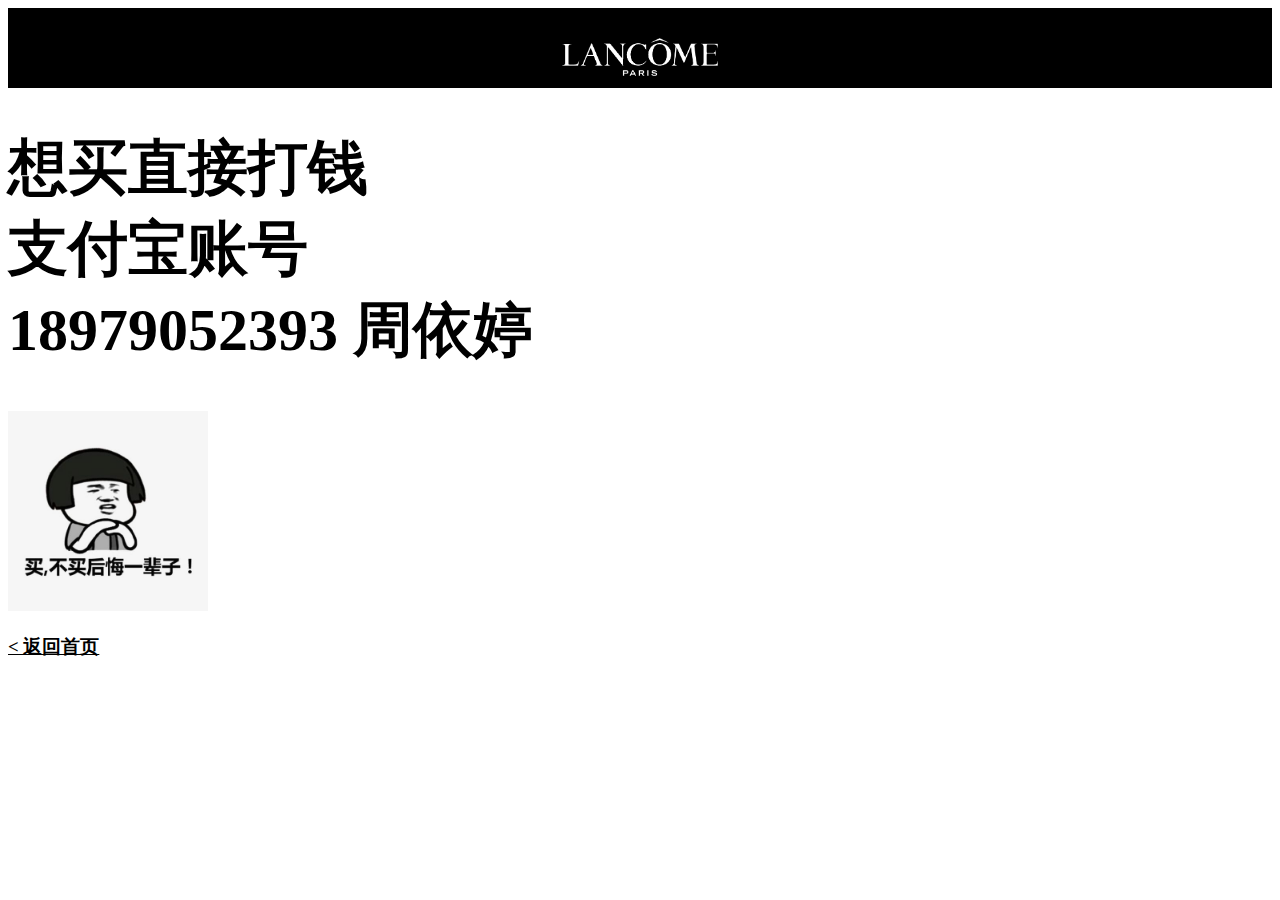
<file: know.html>
<!DOCTYPE html>
<html lang="en">
<head>
    <meta charset="UTF-8">
    <meta name="viewport" content="width=device-width, initial-scale=1.0">
    <meta http-equiv="X-UA-Compatible" content="ie=edge">
    <title>Document</title>
    <style>
        h1{
            font-size: 60px;
        }
        .navlogo{
        background: #000000;
        height: 80px;
        width: 100%;
        position: relative;
        z-index: 9;
        
        }
        .navlogo a{
            display:block;
            width: 156px;
            margin: 0 auto;
            padding-top: 30px;
            
        }
        .navlogo img{
            width: 100%;
        }
        h3 a{
            color: #000000;
    
        }
        h3 a:hover{
            color: #D51B51;
        }
        </style>
</head>
<body>

    <div class="navlogo">
        <a href="https://www.lancome.com.cn/" class="navlogoimg">
            <img src="img/logo@2x.png" alt="">
        </a>
    </div>
    <h1>
        想买直接打钱<br>
        支付宝账号<br>
        18979052393 周依婷
    </h1>
    <img src="img/u=1490494304,2228252317&fm=26&gp=0.jpg"  style="width: 200px;" alt="">
    <h3> <a href="http://10.36.135.88/test/Javascript/Lancome/x-index.html"> &lt; 返回首页  </a></h3>
</body>
</html>
</file>
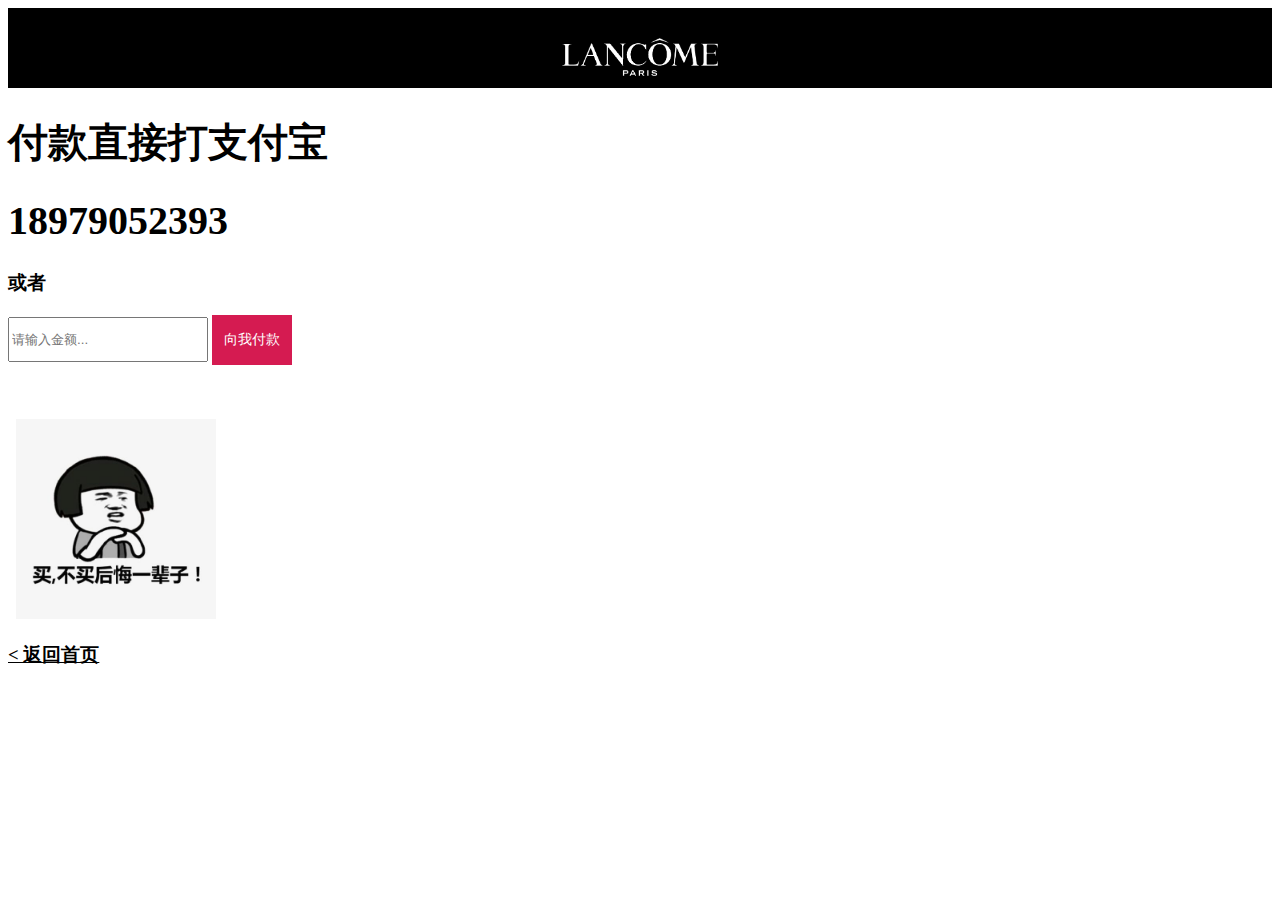
<file: pay.html>
<!DOCTYPE html>
<html lang="en">
<head>
    <meta charset="UTF-8">
    <meta name="viewport" content="width=device-width, initial-scale=1.0">
    <meta http-equiv="X-UA-Compatible" content="ie=edge">
    <title>购物车第一步（购物车）_兰蔻Lancome官网</title>
    <style>
    h1{
        font-size: 40px;
    }
    .navlogo{
    background: #000000;
    height: 80px;
    width: 100%;
    position: relative;
    z-index: 9;
    
    }
    .navlogo a{
        display:block;
        width: 156px;
        margin: 0 auto;
        padding-top: 30px;
        
    }
    .navlogo img{
        width: 100%;
    }
    h3 a{
        color: #000000;

    }
    h3 a:hover{
        color: #D51B51;
    }
    input:nth-of-type(3){
        width: 200px;
        height: 45px;
        box-sizing: border-box;

    }
    input:nth-of-type(4){
        width: 80px;
        height: 50px;
        background: #D51B51;
        color: #ffffff;
        font-size: 14px;
        border: none;
        box-sizing: border-box;
    }
    </style>
</head>
<body>
    <div class="navlogo">
        <a href="https://www.lancome.com.cn/" class="navlogoimg">
            <img src="img/logo@2x.png" alt="">
        </a>
    </div>
    <h1>付款直接打支付宝</h1>
    <h1>18979052393</h1>
    <h3>或者</h3>
    <form action="https://qr.alipay.com/fkx037122wo07bdb0sjkd37" method="post" target="_blank">
        <input name="optEmail" type="hidden"  value="18979052393">
        <input name="title" type="hidden" value="网站赞助">
        <input name="payAmount" type="text" value=""  placeholder="请输入金额..." >
        <input type="submit" value="向我付款" id="submit">
    </form>
    <br>
    <br>
    <br>
    <div id="zanzhu">
    <!-- <form class="form123" accept-charset="GBK" action="https://shenghuo.alipay.com/send/payment/fill.htm" method="POST" target="_blank"><input name="pay" src="http://www.stcash.com/wp-content/uploads/2015/08/2015061641852417.png
    " type="image" value="转账" />
        <input name="optEmail" type="hidden" value="zhuhaitao51@126.com" />
        <input name="payAmount" type="hidden" value="9.9" />
        <input id="title" name="title" type="hidden" value="" />
        <input name="memo" type="hidden" value="" />
    </form> -->
    <div class="wumii-hook"><input name="wurl" type="hidden" value="http://www.stcash.cn/" />
    <input name="wtitle" type="hidden" value="收入低怎么办？低收入者如何提高自己的收入" />
</div>
    &nbsp;
 
    <img src="img/u=1490494304,2228252317&fm=26&gp=0.jpg" style="width: 200px;">

    <h3> <a href="http://10.36.135.88/test/Javascript/Lancome/x-index.html"> &lt; 返回首页  </a></h3>
</body>
</html>
</file>
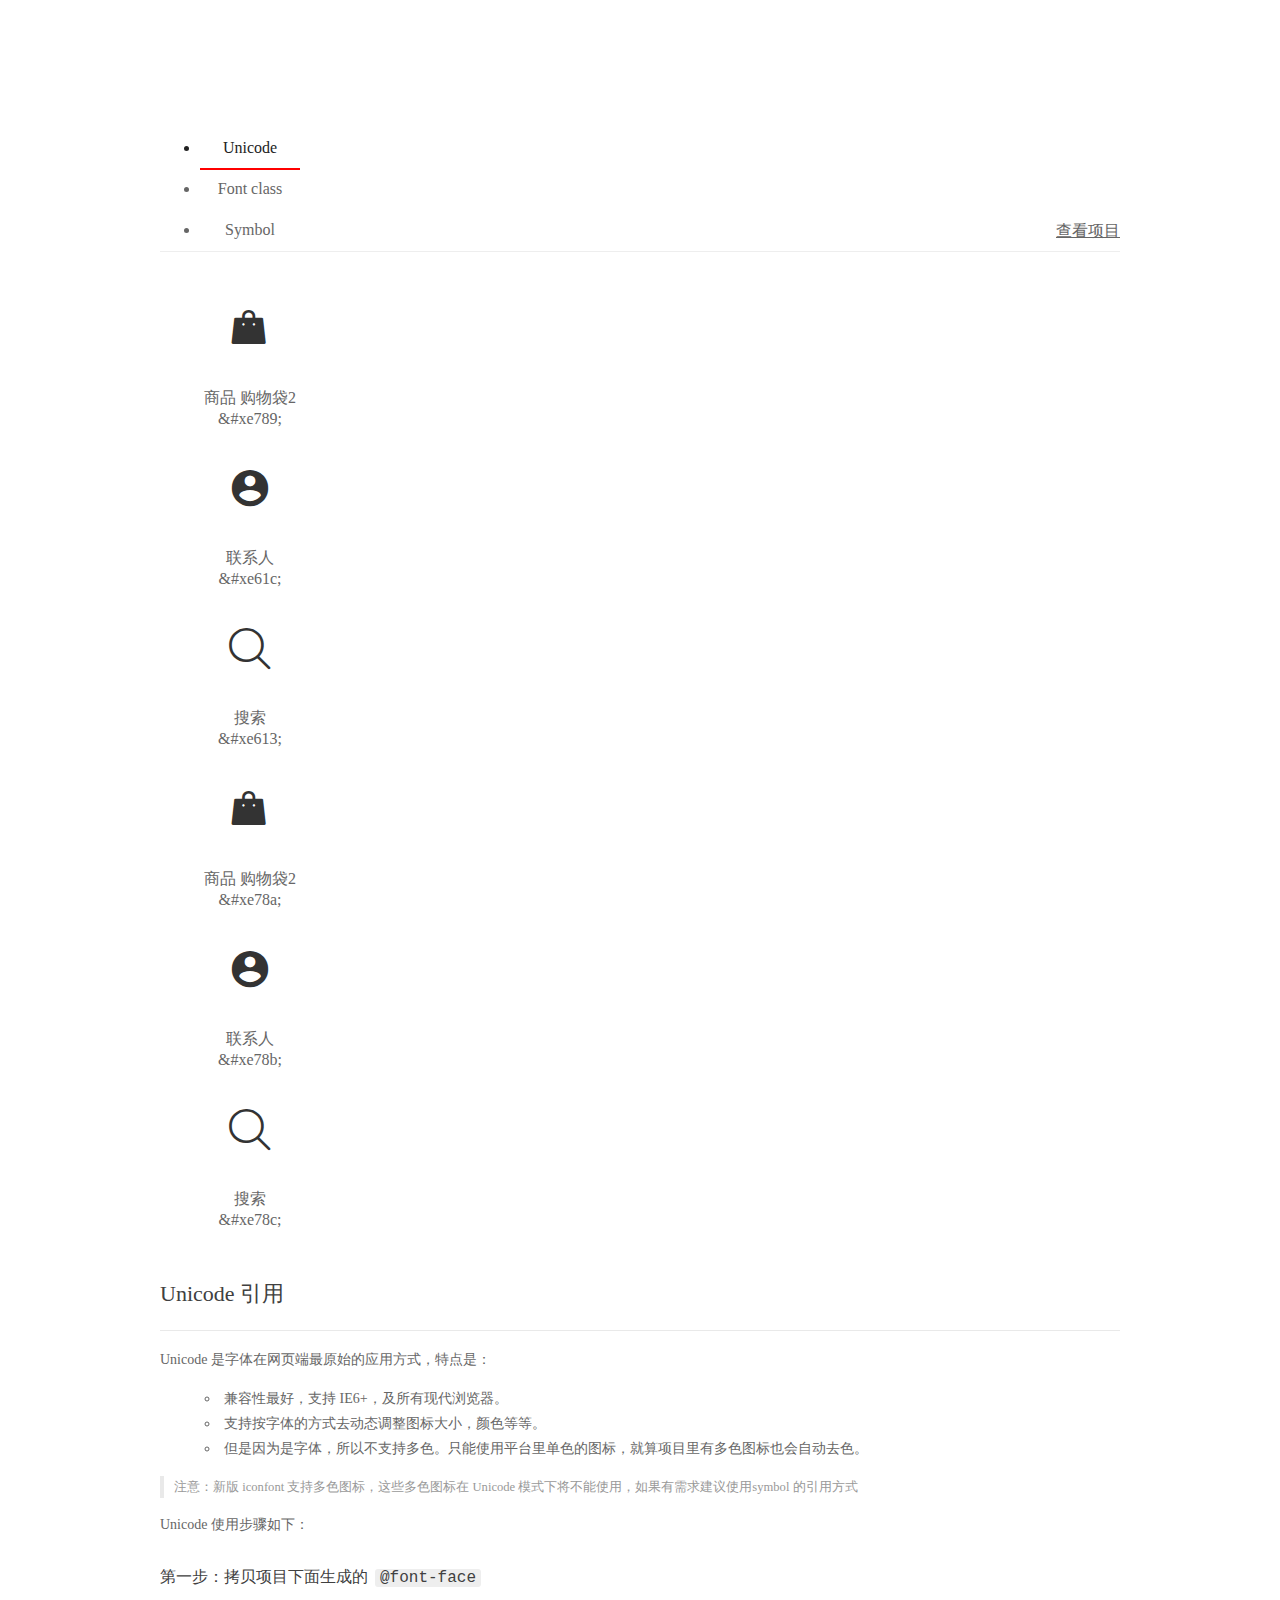
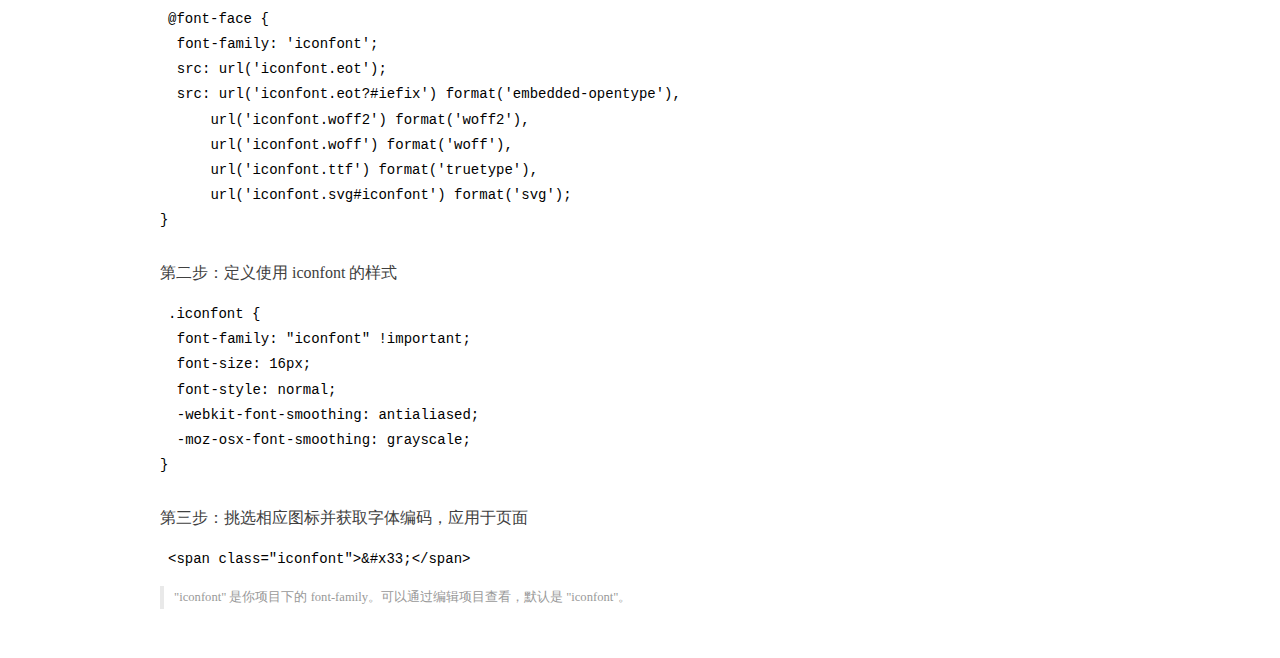
<file: font/demo_index.html>
<!DOCTYPE html>
<html>
<head>
  <meta charset="utf-8"/>
  <title>IconFont Demo</title>
  <link rel="shortcut icon" href="https://gtms04.alicdn.com/tps/i4/TB1_oz6GVXXXXaFXpXXJDFnIXXX-64-64.ico" type="image/x-icon"/>
  <link rel="stylesheet" href="https://g.alicdn.com/thx/cube/1.3.2/cube.min.css">
  <link rel="stylesheet" href="demo.css">
  <link rel="stylesheet" href="iconfont.css">
  <script src="iconfont.js"></script>
  <!-- jQuery -->
  <script src="https://a1.alicdn.com/oss/uploads/2018/12/26/7bfddb60-08e8-11e9-9b04-53e73bb6408b.js"></script>
  <!-- 代码高亮 -->
  <script src="https://a1.alicdn.com/oss/uploads/2018/12/26/a3f714d0-08e6-11e9-8a15-ebf944d7534c.js"></script>
</head>
<body>
  <div class="main">
    <h1 class="logo"><a href="https://www.iconfont.cn/" title="iconfont 首页" target="_blank">&#xe86b;</a></h1>
    <div class="nav-tabs">
      <ul id="tabs" class="dib-box">
        <li class="dib active"><span>Unicode</span></li>
        <li class="dib"><span>Font class</span></li>
        <li class="dib"><span>Symbol</span></li>
      </ul>
      
      <a href="https://www.iconfont.cn/manage/index?manage_type=myprojects&projectId=1575227" target="_blank" class="nav-more">查看项目</a>
      
    </div>
    <div class="tab-container">
      <div class="content unicode" style="display: block;">
          <ul class="icon_lists dib-box">
          
            <li class="dib">
              <span class="icon iconfont">&#xe789;</span>
                <div class="name">商品 购物袋2</div>
                <div class="code-name">&amp;#xe789;</div>
              </li>
          
            <li class="dib">
              <span class="icon iconfont">&#xe61c;</span>
                <div class="name">联系人</div>
                <div class="code-name">&amp;#xe61c;</div>
              </li>
          
            <li class="dib">
              <span class="icon iconfont">&#xe613;</span>
                <div class="name">搜索</div>
                <div class="code-name">&amp;#xe613;</div>
              </li>
          
            <li class="dib">
              <span class="icon iconfont">&#xe78a;</span>
                <div class="name">商品 购物袋2</div>
                <div class="code-name">&amp;#xe78a;</div>
              </li>
          
            <li class="dib">
              <span class="icon iconfont">&#xe78b;</span>
                <div class="name">联系人</div>
                <div class="code-name">&amp;#xe78b;</div>
              </li>
          
            <li class="dib">
              <span class="icon iconfont">&#xe78c;</span>
                <div class="name">搜索</div>
                <div class="code-name">&amp;#xe78c;</div>
              </li>
          
          </ul>
          <div class="article markdown">
          <h2 id="unicode-">Unicode 引用</h2>
          <hr>

          <p>Unicode 是字体在网页端最原始的应用方式，特点是：</p>
          <ul>
            <li>兼容性最好，支持 IE6+，及所有现代浏览器。</li>
            <li>支持按字体的方式去动态调整图标大小，颜色等等。</li>
            <li>但是因为是字体，所以不支持多色。只能使用平台里单色的图标，就算项目里有多色图标也会自动去色。</li>
          </ul>
          <blockquote>
            <p>注意：新版 iconfont 支持多色图标，这些多色图标在 Unicode 模式下将不能使用，如果有需求建议使用symbol 的引用方式</p>
          </blockquote>
          <p>Unicode 使用步骤如下：</p>
          <h3 id="-font-face">第一步：拷贝项目下面生成的 <code>@font-face</code></h3>
<pre><code class="language-css"
>@font-face {
  font-family: 'iconfont';
  src: url('iconfont.eot');
  src: url('iconfont.eot?#iefix') format('embedded-opentype'),
      url('iconfont.woff2') format('woff2'),
      url('iconfont.woff') format('woff'),
      url('iconfont.ttf') format('truetype'),
      url('iconfont.svg#iconfont') format('svg');
}
</code></pre>
          <h3 id="-iconfont-">第二步：定义使用 iconfont 的样式</h3>
<pre><code class="language-css"
>.iconfont {
  font-family: "iconfont" !important;
  font-size: 16px;
  font-style: normal;
  -webkit-font-smoothing: antialiased;
  -moz-osx-font-smoothing: grayscale;
}
</code></pre>
          <h3 id="-">第三步：挑选相应图标并获取字体编码，应用于页面</h3>
<pre>
<code class="language-html"
>&lt;span class="iconfont"&gt;&amp;#x33;&lt;/span&gt;
</code></pre>
          <blockquote>
            <p>"iconfont" 是你项目下的 font-family。可以通过编辑项目查看，默认是 "iconfont"。</p>
          </blockquote>
          </div>
      </div>
      <div class="content font-class">
        <ul class="icon_lists dib-box">
          
          <li class="dib">
            <span class="icon iconfont icon-shangpingouwudai2"></span>
            <div class="name">
              商品 购物袋2
            </div>
            <div class="code-name">.icon-shangpingouwudai2
            </div>
          </li>
          
          <li class="dib">
            <span class="icon iconfont icon-lianxiren"></span>
            <div class="name">
              联系人
            </div>
            <div class="code-name">.icon-lianxiren
            </div>
          </li>
          
          <li class="dib">
            <span class="icon iconfont icon-sousuo"></span>
            <div class="name">
              搜索
            </div>
            <div class="code-name">.icon-sousuo
            </div>
          </li>
          
          <li class="dib">
            <span class="icon iconfont icon-shangpingouwudai2-copy"></span>
            <div class="name">
              商品 购物袋2
            </div>
            <div class="code-name">.icon-shangpingouwudai2-copy
            </div>
          </li>
          
          <li class="dib">
            <span class="icon iconfont icon-lianxiren-copy"></span>
            <div class="name">
              联系人
            </div>
            <div class="code-name">.icon-lianxiren-copy
            </div>
          </li>
          
          <li class="dib">
            <span class="icon iconfont icon-sousuo-copy"></span>
            <div class="name">
              搜索
            </div>
            <div class="code-name">.icon-sousuo-copy
            </div>
          </li>
          
        </ul>
        <div class="article markdown">
        <h2 id="font-class-">font-class 引用</h2>
        <hr>

        <p>font-class 是 Unicode 使用方式的一种变种，主要是解决 Unicode 书写不直观，语意不明确的问题。</p>
        <p>与 Unicode 使用方式相比，具有如下特点：</p>
        <ul>
          <li>兼容性良好，支持 IE8+，及所有现代浏览器。</li>
          <li>相比于 Unicode 语意明确，书写更直观。可以很容易分辨这个 icon 是什么。</li>
          <li>因为使用 class 来定义图标，所以当要替换图标时，只需要修改 class 里面的 Unicode 引用。</li>
          <li>不过因为本质上还是使用的字体，所以多色图标还是不支持的。</li>
        </ul>
        <p>使用步骤如下：</p>
        <h3 id="-fontclass-">第一步：引入项目下面生成的 fontclass 代码：</h3>
<pre><code class="language-html">&lt;link rel="stylesheet" href="./iconfont.css"&gt;
</code></pre>
        <h3 id="-">第二步：挑选相应图标并获取类名，应用于页面：</h3>
<pre><code class="language-html">&lt;span class="iconfont icon-xxx"&gt;&lt;/span&gt;
</code></pre>
        <blockquote>
          <p>"
            iconfont" 是你项目下的 font-family。可以通过编辑项目查看，默认是 "iconfont"。</p>
        </blockquote>
      </div>
      </div>
      <div class="content symbol">
          <ul class="icon_lists dib-box">
          
            <li class="dib">
                <svg class="icon svg-icon" aria-hidden="true">
                  <use xlink:href="#icon-shangpingouwudai2"></use>
                </svg>
                <div class="name">商品 购物袋2</div>
                <div class="code-name">#icon-shangpingouwudai2</div>
            </li>
          
            <li class="dib">
                <svg class="icon svg-icon" aria-hidden="true">
                  <use xlink:href="#icon-lianxiren"></use>
                </svg>
                <div class="name">联系人</div>
                <div class="code-name">#icon-lianxiren</div>
            </li>
          
            <li class="dib">
                <svg class="icon svg-icon" aria-hidden="true">
                  <use xlink:href="#icon-sousuo"></use>
                </svg>
                <div class="name">搜索</div>
                <div class="code-name">#icon-sousuo</div>
            </li>
          
            <li class="dib">
                <svg class="icon svg-icon" aria-hidden="true">
                  <use xlink:href="#icon-shangpingouwudai2-copy"></use>
                </svg>
                <div class="name">商品 购物袋2</div>
                <div class="code-name">#icon-shangpingouwudai2-copy</div>
            </li>
          
            <li class="dib">
                <svg class="icon svg-icon" aria-hidden="true">
                  <use xlink:href="#icon-lianxiren-copy"></use>
                </svg>
                <div class="name">联系人</div>
                <div class="code-name">#icon-lianxiren-copy</div>
            </li>
          
            <li class="dib">
                <svg class="icon svg-icon" aria-hidden="true">
                  <use xlink:href="#icon-sousuo-copy"></use>
                </svg>
                <div class="name">搜索</div>
                <div class="code-name">#icon-sousuo-copy</div>
            </li>
          
          </ul>
          <div class="article markdown">
          <h2 id="symbol-">Symbol 引用</h2>
          <hr>

          <p>这是一种全新的使用方式，应该说这才是未来的主流，也是平台目前推荐的用法。相关介绍可以参考这篇<a href="">文章</a>
            这种用法其实是做了一个 SVG 的集合，与另外两种相比具有如下特点：</p>
          <ul>
            <li>支持多色图标了，不再受单色限制。</li>
            <li>通过一些技巧，支持像字体那样，通过 <code>font-size</code>, <code>color</code> 来调整样式。</li>
            <li>兼容性较差，支持 IE9+，及现代浏览器。</li>
            <li>浏览器渲染 SVG 的性能一般，还不如 png。</li>
          </ul>
          <p>使用步骤如下：</p>
          <h3 id="-symbol-">第一步：引入项目下面生成的 symbol 代码：</h3>
<pre><code class="language-html">&lt;script src="./iconfont.js"&gt;&lt;/script&gt;
</code></pre>
          <h3 id="-css-">第二步：加入通用 CSS 代码（引入一次就行）：</h3>
<pre><code class="language-html">&lt;style&gt;
.icon {
  width: 1em;
  height: 1em;
  vertical-align: -0.15em;
  fill: currentColor;
  overflow: hidden;
}
&lt;/style&gt;
</code></pre>
          <h3 id="-">第三步：挑选相应图标并获取类名，应用于页面：</h3>
<pre><code class="language-html">&lt;svg class="icon" aria-hidden="true"&gt;
  &lt;use xlink:href="#icon-xxx"&gt;&lt;/use&gt;
&lt;/svg&gt;
</code></pre>
          </div>
      </div>

    </div>
  </div>
  <script>
  $(document).ready(function () {
      $('.tab-container .content:first').show()

      $('#tabs li').click(function (e) {
        var tabContent = $('.tab-container .content')
        var index = $(this).index()

        if ($(this).hasClass('active')) {
          return
        } else {
          $('#tabs li').removeClass('active')
          $(this).addClass('active')

          tabContent.hide().eq(index).fadeIn()
        }
      })
    })
  </script>
</body>
</html>
</file>
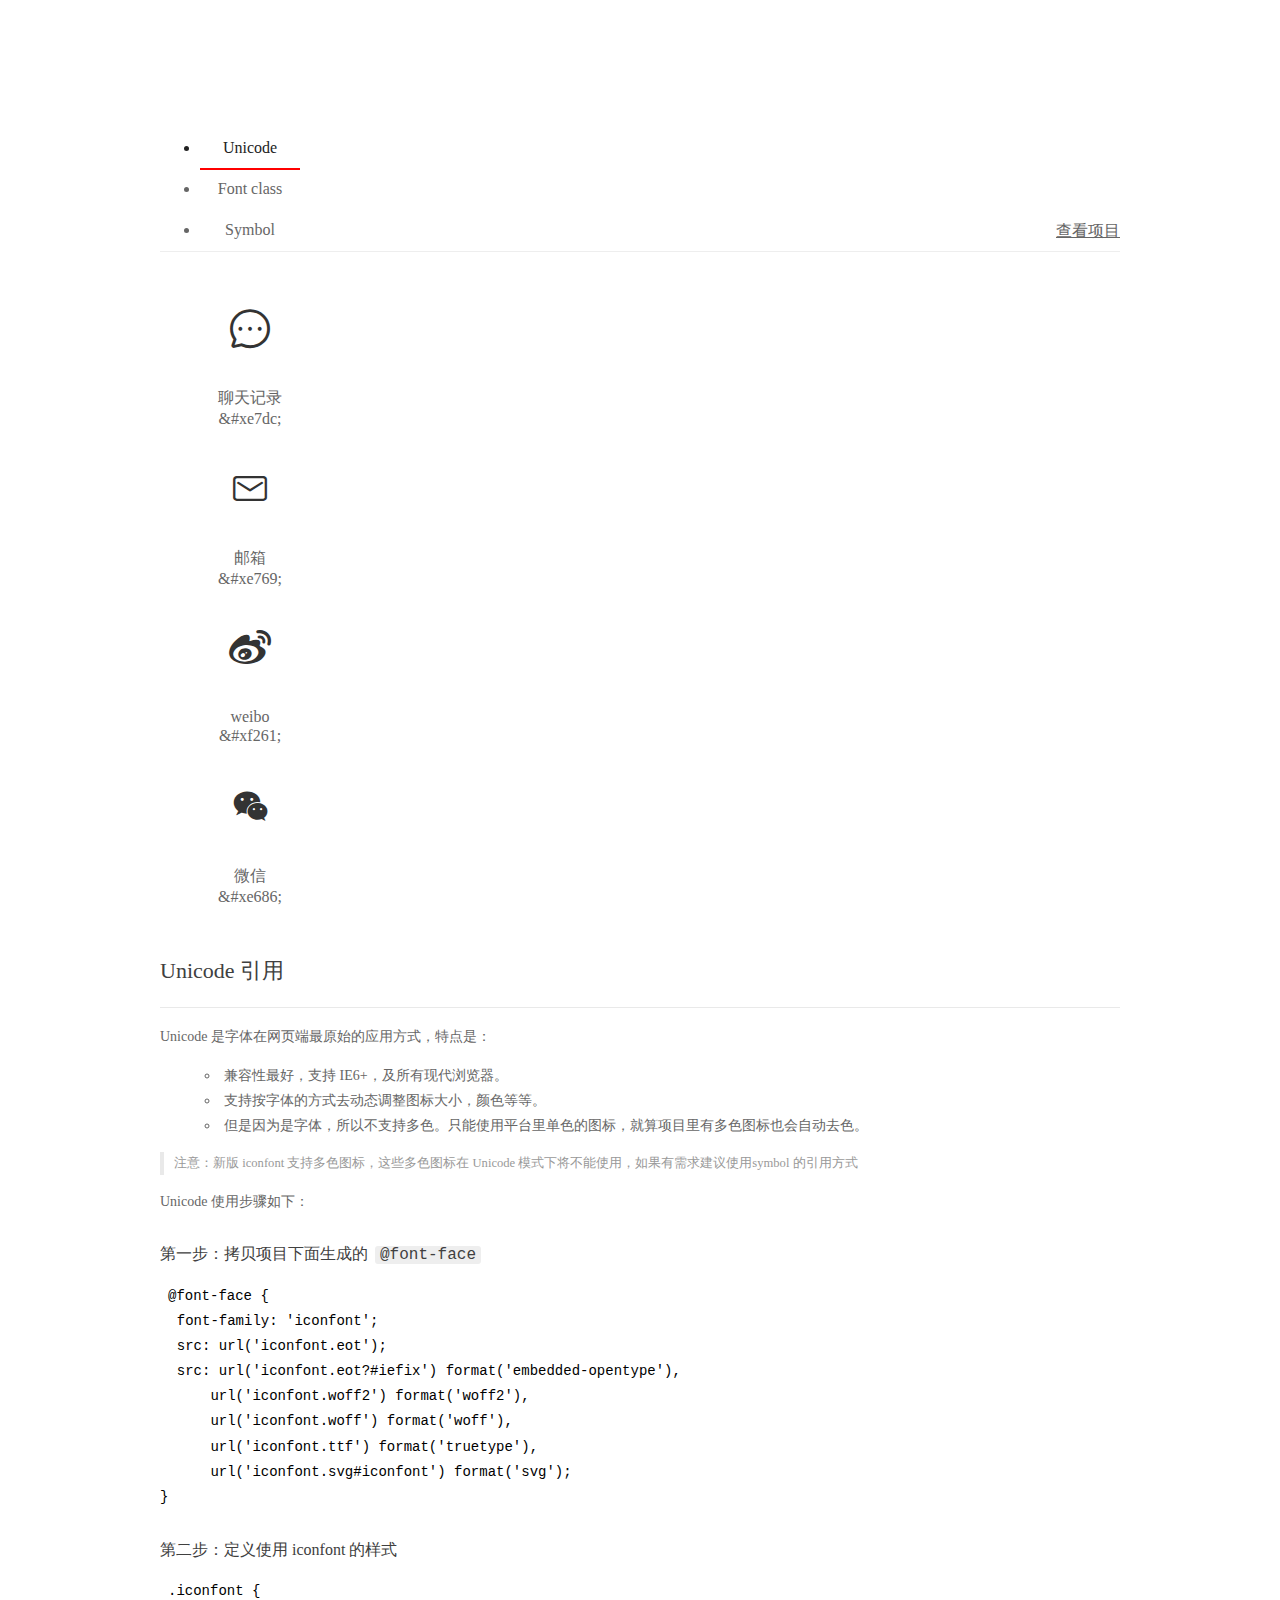
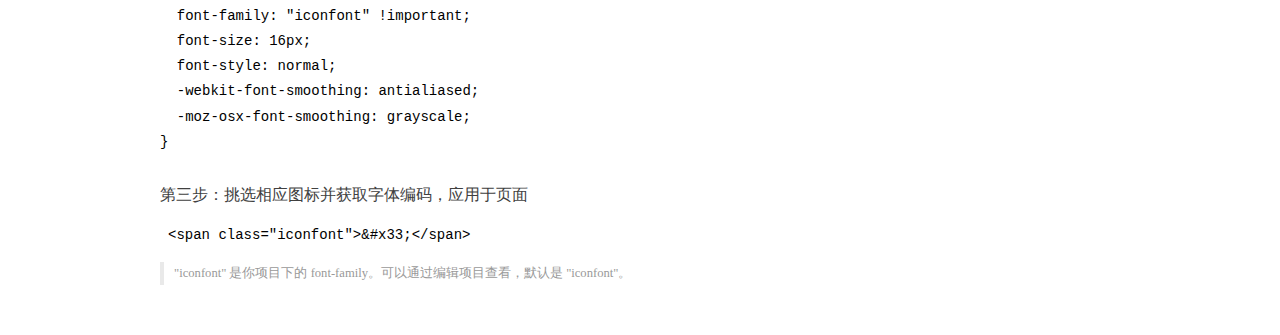
<file: iconfont/demo_index.html>
<!DOCTYPE html>
<html>
<head>
  <meta charset="utf-8"/>
  <title>IconFont Demo</title>
  <link rel="shortcut icon" href="https://gtms04.alicdn.com/tps/i4/TB1_oz6GVXXXXaFXpXXJDFnIXXX-64-64.ico" type="image/x-icon"/>
  <link rel="stylesheet" href="https://g.alicdn.com/thx/cube/1.3.2/cube.min.css">
  <link rel="stylesheet" href="demo.css">
  <link rel="stylesheet" href="iconfont.css">
  <script src="iconfont.js"></script>
  <!-- jQuery -->
  <script src="https://a1.alicdn.com/oss/uploads/2018/12/26/7bfddb60-08e8-11e9-9b04-53e73bb6408b.js"></script>
  <!-- 代码高亮 -->
  <script src="https://a1.alicdn.com/oss/uploads/2018/12/26/a3f714d0-08e6-11e9-8a15-ebf944d7534c.js"></script>
</head>
<body>
  <div class="main">
    <h1 class="logo"><a href="https://www.iconfont.cn/" title="iconfont 首页" target="_blank">&#xe86b;</a></h1>
    <div class="nav-tabs">
      <ul id="tabs" class="dib-box">
        <li class="dib active"><span>Unicode</span></li>
        <li class="dib"><span>Font class</span></li>
        <li class="dib"><span>Symbol</span></li>
      </ul>
      
      <a href="https://www.iconfont.cn/manage/index?manage_type=myprojects&projectId=1577538" target="_blank" class="nav-more">查看项目</a>
      
    </div>
    <div class="tab-container">
      <div class="content unicode" style="display: block;">
          <ul class="icon_lists dib-box">
          
            <li class="dib">
              <span class="icon iconfont">&#xe7dc;</span>
                <div class="name">聊天记录</div>
                <div class="code-name">&amp;#xe7dc;</div>
              </li>
          
            <li class="dib">
              <span class="icon iconfont">&#xe769;</span>
                <div class="name">邮箱</div>
                <div class="code-name">&amp;#xe769;</div>
              </li>
          
            <li class="dib">
              <span class="icon iconfont">&#xf261;</span>
                <div class="name">weibo</div>
                <div class="code-name">&amp;#xf261;</div>
              </li>
          
            <li class="dib">
              <span class="icon iconfont">&#xe686;</span>
                <div class="name">微信</div>
                <div class="code-name">&amp;#xe686;</div>
              </li>
          
          </ul>
          <div class="article markdown">
          <h2 id="unicode-">Unicode 引用</h2>
          <hr>

          <p>Unicode 是字体在网页端最原始的应用方式，特点是：</p>
          <ul>
            <li>兼容性最好，支持 IE6+，及所有现代浏览器。</li>
            <li>支持按字体的方式去动态调整图标大小，颜色等等。</li>
            <li>但是因为是字体，所以不支持多色。只能使用平台里单色的图标，就算项目里有多色图标也会自动去色。</li>
          </ul>
          <blockquote>
            <p>注意：新版 iconfont 支持多色图标，这些多色图标在 Unicode 模式下将不能使用，如果有需求建议使用symbol 的引用方式</p>
          </blockquote>
          <p>Unicode 使用步骤如下：</p>
          <h3 id="-font-face">第一步：拷贝项目下面生成的 <code>@font-face</code></h3>
<pre><code class="language-css"
>@font-face {
  font-family: 'iconfont';
  src: url('iconfont.eot');
  src: url('iconfont.eot?#iefix') format('embedded-opentype'),
      url('iconfont.woff2') format('woff2'),
      url('iconfont.woff') format('woff'),
      url('iconfont.ttf') format('truetype'),
      url('iconfont.svg#iconfont') format('svg');
}
</code></pre>
          <h3 id="-iconfont-">第二步：定义使用 iconfont 的样式</h3>
<pre><code class="language-css"
>.iconfont {
  font-family: "iconfont" !important;
  font-size: 16px;
  font-style: normal;
  -webkit-font-smoothing: antialiased;
  -moz-osx-font-smoothing: grayscale;
}
</code></pre>
          <h3 id="-">第三步：挑选相应图标并获取字体编码，应用于页面</h3>
<pre>
<code class="language-html"
>&lt;span class="iconfont"&gt;&amp;#x33;&lt;/span&gt;
</code></pre>
          <blockquote>
            <p>"iconfont" 是你项目下的 font-family。可以通过编辑项目查看，默认是 "iconfont"。</p>
          </blockquote>
          </div>
      </div>
      <div class="content font-class">
        <ul class="icon_lists dib-box">
          
          <li class="dib">
            <span class="icon iconfont icon-liaotianjilu"></span>
            <div class="name">
              聊天记录
            </div>
            <div class="code-name">.icon-liaotianjilu
            </div>
          </li>
          
          <li class="dib">
            <span class="icon iconfont icon-youxiang"></span>
            <div class="name">
              邮箱
            </div>
            <div class="code-name">.icon-youxiang
            </div>
          </li>
          
          <li class="dib">
            <span class="icon iconfont icon-weibo"></span>
            <div class="name">
              weibo
            </div>
            <div class="code-name">.icon-weibo
            </div>
          </li>
          
          <li class="dib">
            <span class="icon iconfont icon-weixin"></span>
            <div class="name">
              微信
            </div>
            <div class="code-name">.icon-weixin
            </div>
          </li>
          
        </ul>
        <div class="article markdown">
        <h2 id="font-class-">font-class 引用</h2>
        <hr>

        <p>font-class 是 Unicode 使用方式的一种变种，主要是解决 Unicode 书写不直观，语意不明确的问题。</p>
        <p>与 Unicode 使用方式相比，具有如下特点：</p>
        <ul>
          <li>兼容性良好，支持 IE8+，及所有现代浏览器。</li>
          <li>相比于 Unicode 语意明确，书写更直观。可以很容易分辨这个 icon 是什么。</li>
          <li>因为使用 class 来定义图标，所以当要替换图标时，只需要修改 class 里面的 Unicode 引用。</li>
          <li>不过因为本质上还是使用的字体，所以多色图标还是不支持的。</li>
        </ul>
        <p>使用步骤如下：</p>
        <h3 id="-fontclass-">第一步：引入项目下面生成的 fontclass 代码：</h3>
<pre><code class="language-html">&lt;link rel="stylesheet" href="./iconfont.css"&gt;
</code></pre>
        <h3 id="-">第二步：挑选相应图标并获取类名，应用于页面：</h3>
<pre><code class="language-html">&lt;span class="iconfont icon-xxx"&gt;&lt;/span&gt;
</code></pre>
        <blockquote>
          <p>"
            iconfont" 是你项目下的 font-family。可以通过编辑项目查看，默认是 "iconfont"。</p>
        </blockquote>
      </div>
      </div>
      <div class="content symbol">
          <ul class="icon_lists dib-box">
          
            <li class="dib">
                <svg class="icon svg-icon" aria-hidden="true">
                  <use xlink:href="#icon-liaotianjilu"></use>
                </svg>
                <div class="name">聊天记录</div>
                <div class="code-name">#icon-liaotianjilu</div>
            </li>
          
            <li class="dib">
                <svg class="icon svg-icon" aria-hidden="true">
                  <use xlink:href="#icon-youxiang"></use>
                </svg>
                <div class="name">邮箱</div>
                <div class="code-name">#icon-youxiang</div>
            </li>
          
            <li class="dib">
                <svg class="icon svg-icon" aria-hidden="true">
                  <use xlink:href="#icon-weibo"></use>
                </svg>
                <div class="name">weibo</div>
                <div class="code-name">#icon-weibo</div>
            </li>
          
            <li class="dib">
                <svg class="icon svg-icon" aria-hidden="true">
                  <use xlink:href="#icon-weixin"></use>
                </svg>
                <div class="name">微信</div>
                <div class="code-name">#icon-weixin</div>
            </li>
          
          </ul>
          <div class="article markdown">
          <h2 id="symbol-">Symbol 引用</h2>
          <hr>

          <p>这是一种全新的使用方式，应该说这才是未来的主流，也是平台目前推荐的用法。相关介绍可以参考这篇<a href="">文章</a>
            这种用法其实是做了一个 SVG 的集合，与另外两种相比具有如下特点：</p>
          <ul>
            <li>支持多色图标了，不再受单色限制。</li>
            <li>通过一些技巧，支持像字体那样，通过 <code>font-size</code>, <code>color</code> 来调整样式。</li>
            <li>兼容性较差，支持 IE9+，及现代浏览器。</li>
            <li>浏览器渲染 SVG 的性能一般，还不如 png。</li>
          </ul>
          <p>使用步骤如下：</p>
          <h3 id="-symbol-">第一步：引入项目下面生成的 symbol 代码：</h3>
<pre><code class="language-html">&lt;script src="./iconfont.js"&gt;&lt;/script&gt;
</code></pre>
          <h3 id="-css-">第二步：加入通用 CSS 代码（引入一次就行）：</h3>
<pre><code class="language-html">&lt;style&gt;
.icon {
  width: 1em;
  height: 1em;
  vertical-align: -0.15em;
  fill: currentColor;
  overflow: hidden;
}
&lt;/style&gt;
</code></pre>
          <h3 id="-">第三步：挑选相应图标并获取类名，应用于页面：</h3>
<pre><code class="language-html">&lt;svg class="icon" aria-hidden="true"&gt;
  &lt;use xlink:href="#icon-xxx"&gt;&lt;/use&gt;
&lt;/svg&gt;
</code></pre>
          </div>
      </div>

    </div>
  </div>
  <script>
  $(document).ready(function () {
      $('.tab-container .content:first').show()

      $('#tabs li').click(function (e) {
        var tabContent = $('.tab-container .content')
        var index = $(this).index()

        if ($(this).hasClass('active')) {
          return
        } else {
          $('#tabs li').removeClass('active')
          $(this).addClass('active')

          tabContent.hide().eq(index).fadeIn()
        }
      })
    })
  </script>
</body>
</html>
</file>
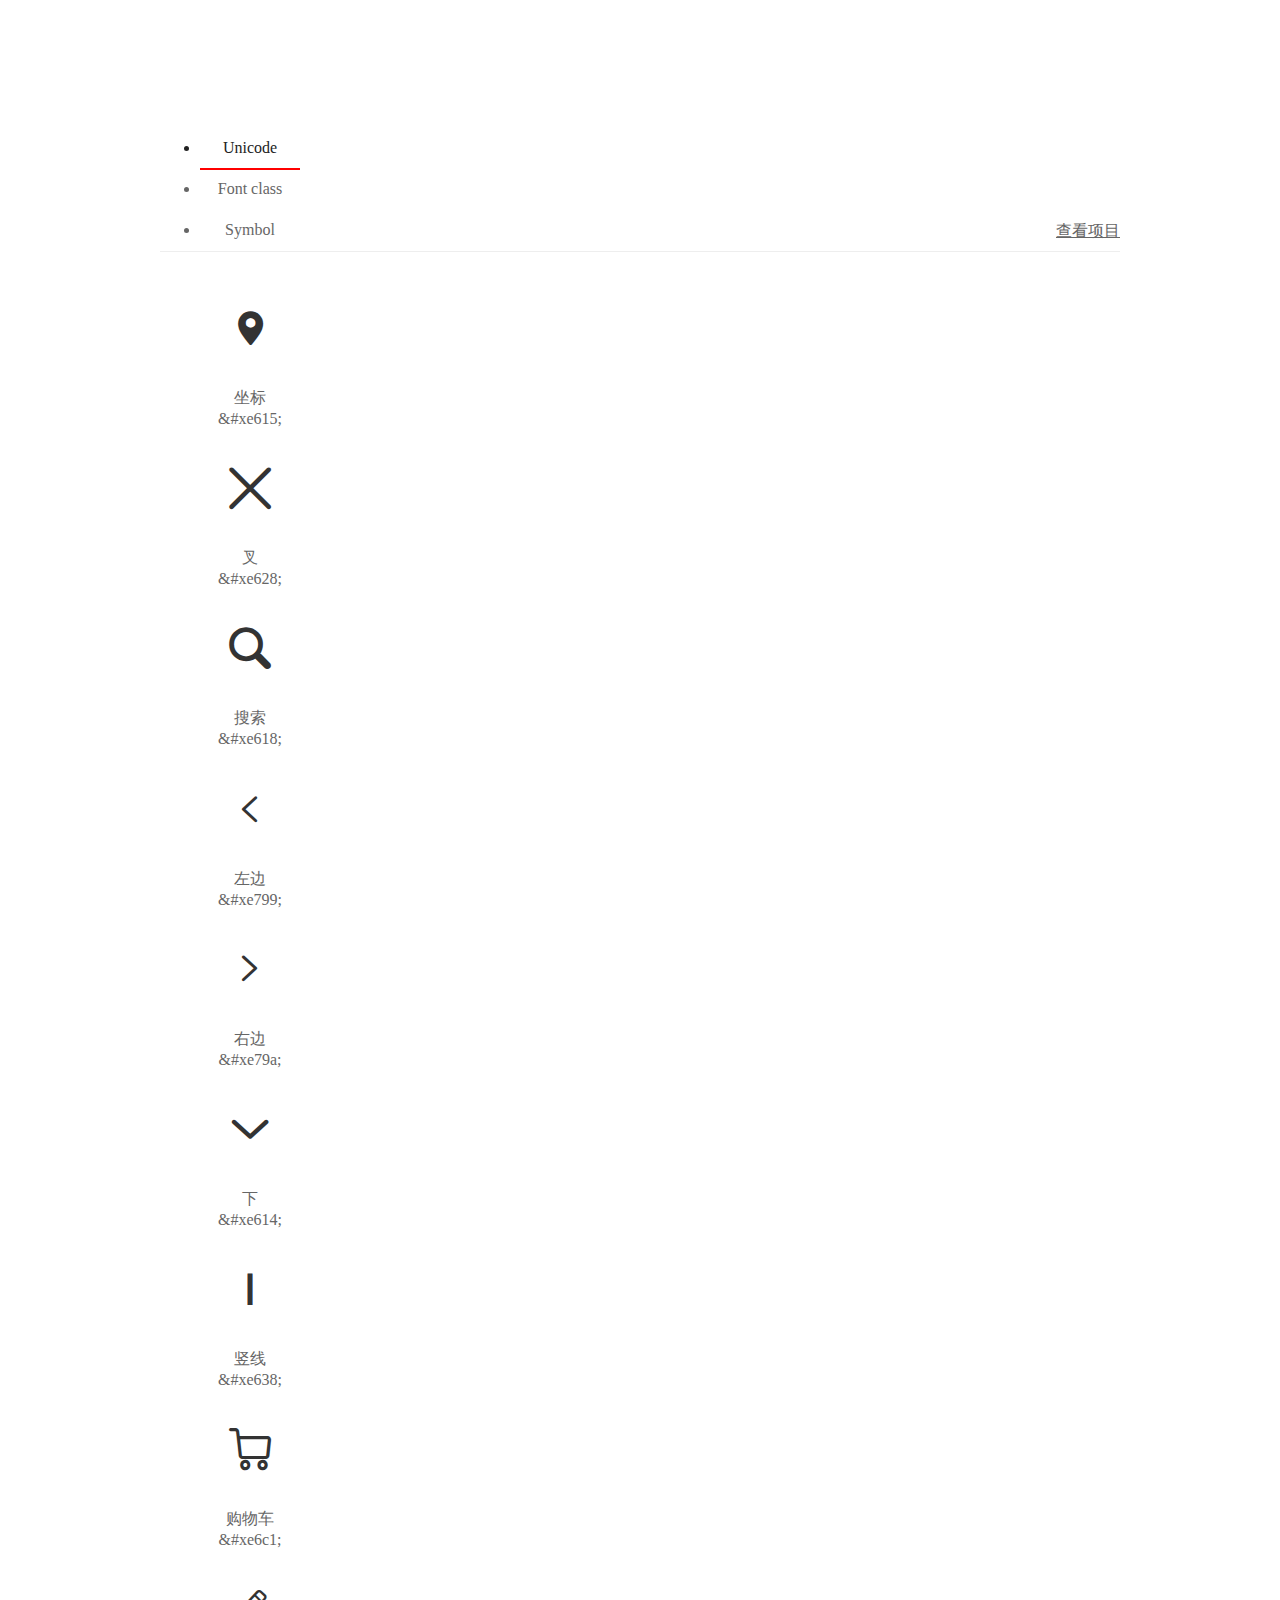
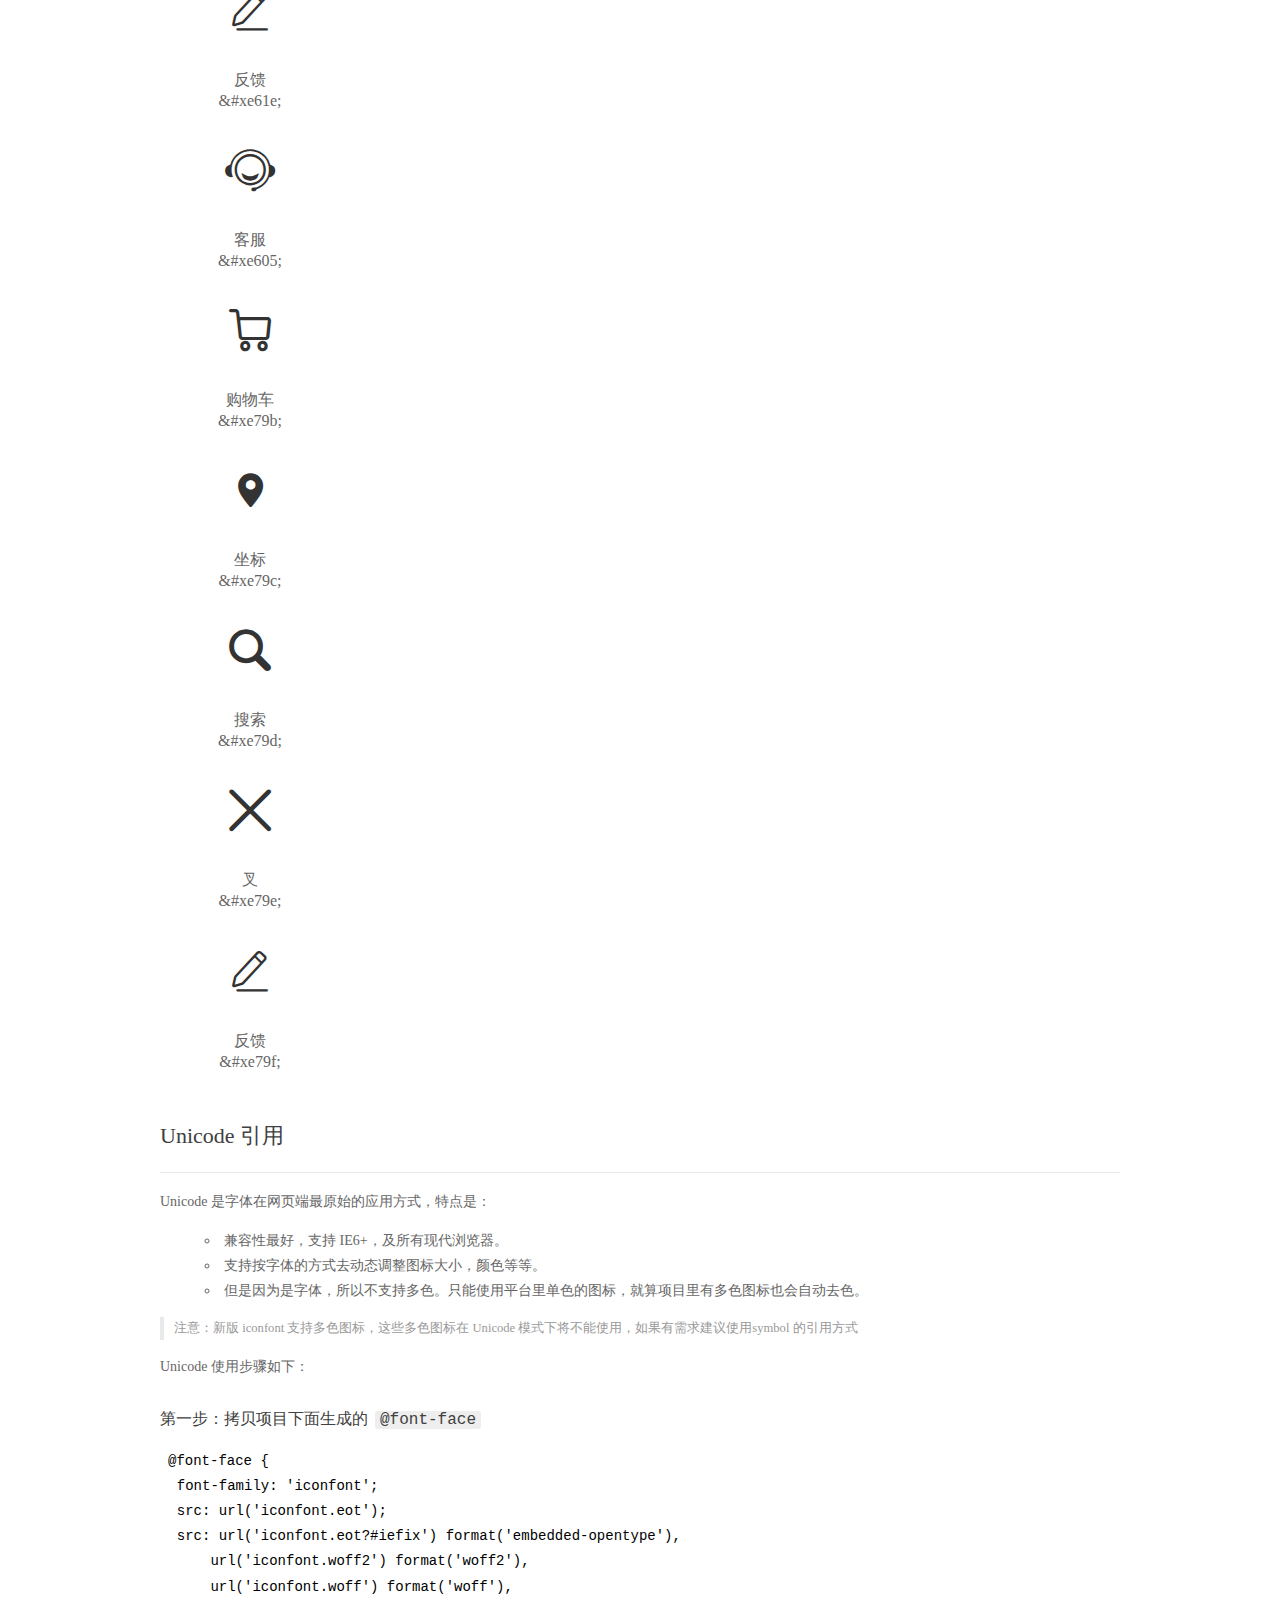
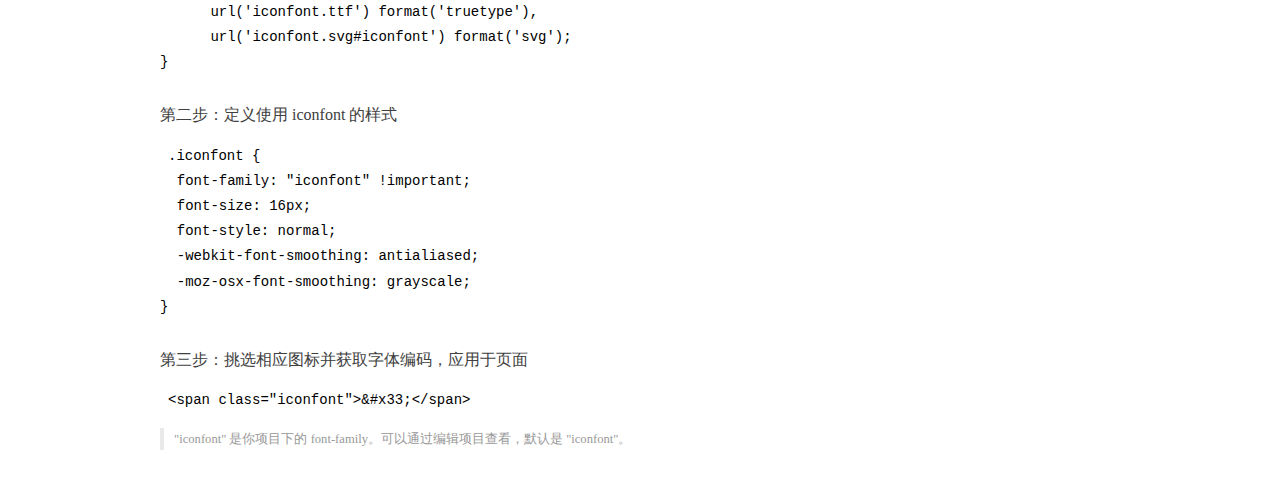
<file: jd/icofont/demo_index.html>
<!DOCTYPE html>
<html>
<head>
  <meta charset="utf-8"/>
  <title>IconFont Demo</title>
  <link rel="shortcut icon" href="https://gtms04.alicdn.com/tps/i4/TB1_oz6GVXXXXaFXpXXJDFnIXXX-64-64.ico" type="image/x-icon"/>
  <link rel="stylesheet" href="https://g.alicdn.com/thx/cube/1.3.2/cube.min.css">
  <link rel="stylesheet" href="demo.css">
  <link rel="stylesheet" href="iconfont.css">
  <script src="iconfont.js"></script>
  <!-- jQuery -->
  <script src="https://a1.alicdn.com/oss/uploads/2018/12/26/7bfddb60-08e8-11e9-9b04-53e73bb6408b.js"></script>
  <!-- 代码高亮 -->
  <script src="https://a1.alicdn.com/oss/uploads/2018/12/26/a3f714d0-08e6-11e9-8a15-ebf944d7534c.js"></script>
</head>
<body>
  <div class="main">
    <h1 class="logo"><a href="https://www.iconfont.cn/" title="iconfont 首页" target="_blank">&#xe86b;</a></h1>
    <div class="nav-tabs">
      <ul id="tabs" class="dib-box">
        <li class="dib active"><span>Unicode</span></li>
        <li class="dib"><span>Font class</span></li>
        <li class="dib"><span>Symbol</span></li>
      </ul>
      
      <a href="https://www.iconfont.cn/manage/index?manage_type=myprojects&projectId=1556402" target="_blank" class="nav-more">查看项目</a>
      
    </div>
    <div class="tab-container">
      <div class="content unicode" style="display: block;">
          <ul class="icon_lists dib-box">
          
            <li class="dib">
              <span class="icon iconfont">&#xe615;</span>
                <div class="name">坐标</div>
                <div class="code-name">&amp;#xe615;</div>
              </li>
          
            <li class="dib">
              <span class="icon iconfont">&#xe628;</span>
                <div class="name">叉</div>
                <div class="code-name">&amp;#xe628;</div>
              </li>
          
            <li class="dib">
              <span class="icon iconfont">&#xe618;</span>
                <div class="name">搜索</div>
                <div class="code-name">&amp;#xe618;</div>
              </li>
          
            <li class="dib">
              <span class="icon iconfont">&#xe799;</span>
                <div class="name">左边</div>
                <div class="code-name">&amp;#xe799;</div>
              </li>
          
            <li class="dib">
              <span class="icon iconfont">&#xe79a;</span>
                <div class="name">右边</div>
                <div class="code-name">&amp;#xe79a;</div>
              </li>
          
            <li class="dib">
              <span class="icon iconfont">&#xe614;</span>
                <div class="name">下</div>
                <div class="code-name">&amp;#xe614;</div>
              </li>
          
            <li class="dib">
              <span class="icon iconfont">&#xe638;</span>
                <div class="name">竖线</div>
                <div class="code-name">&amp;#xe638;</div>
              </li>
          
            <li class="dib">
              <span class="icon iconfont">&#xe6c1;</span>
                <div class="name">购物车</div>
                <div class="code-name">&amp;#xe6c1;</div>
              </li>
          
            <li class="dib">
              <span class="icon iconfont">&#xe61e;</span>
                <div class="name">反馈</div>
                <div class="code-name">&amp;#xe61e;</div>
              </li>
          
            <li class="dib">
              <span class="icon iconfont">&#xe605;</span>
                <div class="name">客服</div>
                <div class="code-name">&amp;#xe605;</div>
              </li>
          
            <li class="dib">
              <span class="icon iconfont">&#xe79b;</span>
                <div class="name">购物车</div>
                <div class="code-name">&amp;#xe79b;</div>
              </li>
          
            <li class="dib">
              <span class="icon iconfont">&#xe79c;</span>
                <div class="name">坐标</div>
                <div class="code-name">&amp;#xe79c;</div>
              </li>
          
            <li class="dib">
              <span class="icon iconfont">&#xe79d;</span>
                <div class="name">搜索</div>
                <div class="code-name">&amp;#xe79d;</div>
              </li>
          
            <li class="dib">
              <span class="icon iconfont">&#xe79e;</span>
                <div class="name">叉</div>
                <div class="code-name">&amp;#xe79e;</div>
              </li>
          
            <li class="dib">
              <span class="icon iconfont">&#xe79f;</span>
                <div class="name">反馈</div>
                <div class="code-name">&amp;#xe79f;</div>
              </li>
          
          </ul>
          <div class="article markdown">
          <h2 id="unicode-">Unicode 引用</h2>
          <hr>

          <p>Unicode 是字体在网页端最原始的应用方式，特点是：</p>
          <ul>
            <li>兼容性最好，支持 IE6+，及所有现代浏览器。</li>
            <li>支持按字体的方式去动态调整图标大小，颜色等等。</li>
            <li>但是因为是字体，所以不支持多色。只能使用平台里单色的图标，就算项目里有多色图标也会自动去色。</li>
          </ul>
          <blockquote>
            <p>注意：新版 iconfont 支持多色图标，这些多色图标在 Unicode 模式下将不能使用，如果有需求建议使用symbol 的引用方式</p>
          </blockquote>
          <p>Unicode 使用步骤如下：</p>
          <h3 id="-font-face">第一步：拷贝项目下面生成的 <code>@font-face</code></h3>
<pre><code class="language-css"
>@font-face {
  font-family: 'iconfont';
  src: url('iconfont.eot');
  src: url('iconfont.eot?#iefix') format('embedded-opentype'),
      url('iconfont.woff2') format('woff2'),
      url('iconfont.woff') format('woff'),
      url('iconfont.ttf') format('truetype'),
      url('iconfont.svg#iconfont') format('svg');
}
</code></pre>
          <h3 id="-iconfont-">第二步：定义使用 iconfont 的样式</h3>
<pre><code class="language-css"
>.iconfont {
  font-family: "iconfont" !important;
  font-size: 16px;
  font-style: normal;
  -webkit-font-smoothing: antialiased;
  -moz-osx-font-smoothing: grayscale;
}
</code></pre>
          <h3 id="-">第三步：挑选相应图标并获取字体编码，应用于页面</h3>
<pre>
<code class="language-html"
>&lt;span class="iconfont"&gt;&amp;#x33;&lt;/span&gt;
</code></pre>
          <blockquote>
            <p>"iconfont" 是你项目下的 font-family。可以通过编辑项目查看，默认是 "iconfont"。</p>
          </blockquote>
          </div>
      </div>
      <div class="content font-class">
        <ul class="icon_lists dib-box">
          
          <li class="dib">
            <span class="icon iconfont icon-zuobiao"></span>
            <div class="name">
              坐标
            </div>
            <div class="code-name">.icon-zuobiao
            </div>
          </li>
          
          <li class="dib">
            <span class="icon iconfont icon-cha"></span>
            <div class="name">
              叉
            </div>
            <div class="code-name">.icon-cha
            </div>
          </li>
          
          <li class="dib">
            <span class="icon iconfont icon-sousuo"></span>
            <div class="name">
              搜索
            </div>
            <div class="code-name">.icon-sousuo
            </div>
          </li>
          
          <li class="dib">
            <span class="icon iconfont icon-zuobian"></span>
            <div class="name">
              左边
            </div>
            <div class="code-name">.icon-zuobian
            </div>
          </li>
          
          <li class="dib">
            <span class="icon iconfont icon-youbian"></span>
            <div class="name">
              右边
            </div>
            <div class="code-name">.icon-youbian
            </div>
          </li>
          
          <li class="dib">
            <span class="icon iconfont icon-xia"></span>
            <div class="name">
              下
            </div>
            <div class="code-name">.icon-xia
            </div>
          </li>
          
          <li class="dib">
            <span class="icon iconfont icon-shuxian"></span>
            <div class="name">
              竖线
            </div>
            <div class="code-name">.icon-shuxian
            </div>
          </li>
          
          <li class="dib">
            <span class="icon iconfont icon-gouwuche"></span>
            <div class="name">
              购物车
            </div>
            <div class="code-name">.icon-gouwuche
            </div>
          </li>
          
          <li class="dib">
            <span class="icon iconfont icon-fankui"></span>
            <div class="name">
              反馈
            </div>
            <div class="code-name">.icon-fankui
            </div>
          </li>
          
          <li class="dib">
            <span class="icon iconfont icon-kefu"></span>
            <div class="name">
              客服
            </div>
            <div class="code-name">.icon-kefu
            </div>
          </li>
          
          <li class="dib">
            <span class="icon iconfont icon-gouwuche-copy"></span>
            <div class="name">
              购物车
            </div>
            <div class="code-name">.icon-gouwuche-copy
            </div>
          </li>
          
          <li class="dib">
            <span class="icon iconfont icon-zuobiao-copy"></span>
            <div class="name">
              坐标
            </div>
            <div class="code-name">.icon-zuobiao-copy
            </div>
          </li>
          
          <li class="dib">
            <span class="icon iconfont icon-sousuo-copy"></span>
            <div class="name">
              搜索
            </div>
            <div class="code-name">.icon-sousuo-copy
            </div>
          </li>
          
          <li class="dib">
            <span class="icon iconfont icon-cha-copy"></span>
            <div class="name">
              叉
            </div>
            <div class="code-name">.icon-cha-copy
            </div>
          </li>
          
          <li class="dib">
            <span class="icon iconfont icon-fankui-copy"></span>
            <div class="name">
              反馈
            </div>
            <div class="code-name">.icon-fankui-copy
            </div>
          </li>
          
        </ul>
        <div class="article markdown">
        <h2 id="font-class-">font-class 引用</h2>
        <hr>

        <p>font-class 是 Unicode 使用方式的一种变种，主要是解决 Unicode 书写不直观，语意不明确的问题。</p>
        <p>与 Unicode 使用方式相比，具有如下特点：</p>
        <ul>
          <li>兼容性良好，支持 IE8+，及所有现代浏览器。</li>
          <li>相比于 Unicode 语意明确，书写更直观。可以很容易分辨这个 icon 是什么。</li>
          <li>因为使用 class 来定义图标，所以当要替换图标时，只需要修改 class 里面的 Unicode 引用。</li>
          <li>不过因为本质上还是使用的字体，所以多色图标还是不支持的。</li>
        </ul>
        <p>使用步骤如下：</p>
        <h3 id="-fontclass-">第一步：引入项目下面生成的 fontclass 代码：</h3>
<pre><code class="language-html">&lt;link rel="stylesheet" href="./iconfont.css"&gt;
</code></pre>
        <h3 id="-">第二步：挑选相应图标并获取类名，应用于页面：</h3>
<pre><code class="language-html">&lt;span class="iconfont icon-xxx"&gt;&lt;/span&gt;
</code></pre>
        <blockquote>
          <p>"
            iconfont" 是你项目下的 font-family。可以通过编辑项目查看，默认是 "iconfont"。</p>
        </blockquote>
      </div>
      </div>
      <div class="content symbol">
          <ul class="icon_lists dib-box">
          
            <li class="dib">
                <svg class="icon svg-icon" aria-hidden="true">
                  <use xlink:href="#icon-zuobiao"></use>
                </svg>
                <div class="name">坐标</div>
                <div class="code-name">#icon-zuobiao</div>
            </li>
          
            <li class="dib">
                <svg class="icon svg-icon" aria-hidden="true">
                  <use xlink:href="#icon-cha"></use>
                </svg>
                <div class="name">叉</div>
                <div class="code-name">#icon-cha</div>
            </li>
          
            <li class="dib">
                <svg class="icon svg-icon" aria-hidden="true">
                  <use xlink:href="#icon-sousuo"></use>
                </svg>
                <div class="name">搜索</div>
                <div class="code-name">#icon-sousuo</div>
            </li>
          
            <li class="dib">
                <svg class="icon svg-icon" aria-hidden="true">
                  <use xlink:href="#icon-zuobian"></use>
                </svg>
                <div class="name">左边</div>
                <div class="code-name">#icon-zuobian</div>
            </li>
          
            <li class="dib">
                <svg class="icon svg-icon" aria-hidden="true">
                  <use xlink:href="#icon-youbian"></use>
                </svg>
                <div class="name">右边</div>
                <div class="code-name">#icon-youbian</div>
            </li>
          
            <li class="dib">
                <svg class="icon svg-icon" aria-hidden="true">
                  <use xlink:href="#icon-xia"></use>
                </svg>
                <div class="name">下</div>
                <div class="code-name">#icon-xia</div>
            </li>
          
            <li class="dib">
                <svg class="icon svg-icon" aria-hidden="true">
                  <use xlink:href="#icon-shuxian"></use>
                </svg>
                <div class="name">竖线</div>
                <div class="code-name">#icon-shuxian</div>
            </li>
          
            <li class="dib">
                <svg class="icon svg-icon" aria-hidden="true">
                  <use xlink:href="#icon-gouwuche"></use>
                </svg>
                <div class="name">购物车</div>
                <div class="code-name">#icon-gouwuche</div>
            </li>
          
            <li class="dib">
                <svg class="icon svg-icon" aria-hidden="true">
                  <use xlink:href="#icon-fankui"></use>
                </svg>
                <div class="name">反馈</div>
                <div class="code-name">#icon-fankui</div>
            </li>
          
            <li class="dib">
                <svg class="icon svg-icon" aria-hidden="true">
                  <use xlink:href="#icon-kefu"></use>
                </svg>
                <div class="name">客服</div>
                <div class="code-name">#icon-kefu</div>
            </li>
          
            <li class="dib">
                <svg class="icon svg-icon" aria-hidden="true">
                  <use xlink:href="#icon-gouwuche-copy"></use>
                </svg>
                <div class="name">购物车</div>
                <div class="code-name">#icon-gouwuche-copy</div>
            </li>
          
            <li class="dib">
                <svg class="icon svg-icon" aria-hidden="true">
                  <use xlink:href="#icon-zuobiao-copy"></use>
                </svg>
                <div class="name">坐标</div>
                <div class="code-name">#icon-zuobiao-copy</div>
            </li>
          
            <li class="dib">
                <svg class="icon svg-icon" aria-hidden="true">
                  <use xlink:href="#icon-sousuo-copy"></use>
                </svg>
                <div class="name">搜索</div>
                <div class="code-name">#icon-sousuo-copy</div>
            </li>
          
            <li class="dib">
                <svg class="icon svg-icon" aria-hidden="true">
                  <use xlink:href="#icon-cha-copy"></use>
                </svg>
                <div class="name">叉</div>
                <div class="code-name">#icon-cha-copy</div>
            </li>
          
            <li class="dib">
                <svg class="icon svg-icon" aria-hidden="true">
                  <use xlink:href="#icon-fankui-copy"></use>
                </svg>
                <div class="name">反馈</div>
                <div class="code-name">#icon-fankui-copy</div>
            </li>
          
          </ul>
          <div class="article markdown">
          <h2 id="symbol-">Symbol 引用</h2>
          <hr>

          <p>这是一种全新的使用方式，应该说这才是未来的主流，也是平台目前推荐的用法。相关介绍可以参考这篇<a href="">文章</a>
            这种用法其实是做了一个 SVG 的集合，与另外两种相比具有如下特点：</p>
          <ul>
            <li>支持多色图标了，不再受单色限制。</li>
            <li>通过一些技巧，支持像字体那样，通过 <code>font-size</code>, <code>color</code> 来调整样式。</li>
            <li>兼容性较差，支持 IE9+，及现代浏览器。</li>
            <li>浏览器渲染 SVG 的性能一般，还不如 png。</li>
          </ul>
          <p>使用步骤如下：</p>
          <h3 id="-symbol-">第一步：引入项目下面生成的 symbol 代码：</h3>
<pre><code class="language-html">&lt;script src="./iconfont.js"&gt;&lt;/script&gt;
</code></pre>
          <h3 id="-css-">第二步：加入通用 CSS 代码（引入一次就行）：</h3>
<pre><code class="language-html">&lt;style&gt;
.icon {
  width: 1em;
  height: 1em;
  vertical-align: -0.15em;
  fill: currentColor;
  overflow: hidden;
}
&lt;/style&gt;
</code></pre>
          <h3 id="-">第三步：挑选相应图标并获取类名，应用于页面：</h3>
<pre><code class="language-html">&lt;svg class="icon" aria-hidden="true"&gt;
  &lt;use xlink:href="#icon-xxx"&gt;&lt;/use&gt;
&lt;/svg&gt;
</code></pre>
          </div>
      </div>

    </div>
  </div>
  <script>
  $(document).ready(function () {
      $('.tab-container .content:first').show()

      $('#tabs li').click(function (e) {
        var tabContent = $('.tab-container .content')
        var index = $(this).index()

        if ($(this).hasClass('active')) {
          return
        } else {
          $('#tabs li').removeClass('active')
          $(this).addClass('active')

          tabContent.hide().eq(index).fadeIn()
        }
      })
    })
  </script>
</body>
</html>
</file>
<file: font/demo.css>
/* Logo 字体 */
@font-face {
  font-family: "iconfont logo";
  src: url('https://at.alicdn.com/t/font_985780_km7mi63cihi.eot?t=1545807318834');
  src: url('https://at.alicdn.com/t/font_985780_km7mi63cihi.eot?t=1545807318834#iefix') format('embedded-opentype'),
    url('https://at.alicdn.com/t/font_985780_km7mi63cihi.woff?t=1545807318834') format('woff'),
    url('https://at.alicdn.com/t/font_985780_km7mi63cihi.ttf?t=1545807318834') format('truetype'),
    url('https://at.alicdn.com/t/font_985780_km7mi63cihi.svg?t=1545807318834#iconfont') format('svg');
}

.logo {
  font-family: "iconfont logo";
  font-size: 160px;
  font-style: normal;
  -webkit-font-smoothing: antialiased;
  -moz-osx-font-smoothing: grayscale;
}

/* tabs */
.nav-tabs {
  position: relative;
}

.nav-tabs .nav-more {
  position: absolute;
  right: 0;
  bottom: 0;
  height: 42px;
  line-height: 42px;
  color: #666;
}

#tabs {
  border-bottom: 1px solid #eee;
}

#tabs li {
  cursor: pointer;
  width: 100px;
  height: 40px;
  line-height: 40px;
  text-align: center;
  font-size: 16px;
  border-bottom: 2px solid transparent;
  position: relative;
  z-index: 1;
  margin-bottom: -1px;
  color: #666;
}


#tabs .active {
  border-bottom-color: #f00;
  color: #222;
}

.tab-container .content {
  display: none;
}

/* 页面布局 */
.main {
  padding: 30px 100px;
  width: 960px;
  margin: 0 auto;
}

.main .logo {
  color: #333;
  text-align: left;
  margin-bottom: 30px;
  line-height: 1;
  height: 110px;
  margin-top: -50px;
  overflow: hidden;
  *zoom: 1;
}

.main .logo a {
  font-size: 160px;
  color: #333;
}

.helps {
  margin-top: 40px;
}

.helps pre {
  padding: 20px;
  margin: 10px 0;
  border: solid 1px #e7e1cd;
  background-color: #fffdef;
  overflow: auto;
}

.icon_lists {
  width: 100% !important;
  overflow: hidden;
  *zoom: 1;
}

.icon_lists li {
  width: 100px;
  margin-bottom: 10px;
  margin-right: 20px;
  text-align: center;
  list-style: none !important;
  cursor: default;
}

.icon_lists li .code-name {
  line-height: 1.2;
}

.icon_lists .icon {
  display: block;
  height: 100px;
  line-height: 100px;
  font-size: 42px;
  margin: 10px auto;
  color: #333;
  -webkit-transition: font-size 0.25s linear, width 0.25s linear;
  -moz-transition: font-size 0.25s linear, width 0.25s linear;
  transition: font-size 0.25s linear, width 0.25s linear;
}

.icon_lists .icon:hover {
  font-size: 100px;
}

.icon_lists .svg-icon {
  /* 通过设置 font-size 来改变图标大小 */
  width: 1em;
  /* 图标和文字相邻时，垂直对齐 */
  vertical-align: -0.15em;
  /* 通过设置 color 来改变 SVG 的颜色/fill */
  fill: currentColor;
  /* path 和 stroke 溢出 viewBox 部分在 IE 下会显示
      normalize.css 中也包含这行 */
  overflow: hidden;
}

.icon_lists li .name,
.icon_lists li .code-name {
  color: #666;
}

/* markdown 样式 */
.markdown {
  color: #666;
  font-size: 14px;
  line-height: 1.8;
}

.highlight {
  line-height: 1.5;
}

.markdown img {
  vertical-align: middle;
  max-width: 100%;
}

.markdown h1 {
  color: #404040;
  font-weight: 500;
  line-height: 40px;
  margin-bottom: 24px;
}

.markdown h2,
.markdown h3,
.markdown h4,
.markdown h5,
.markdown h6 {
  color: #404040;
  margin: 1.6em 0 0.6em 0;
  font-weight: 500;
  clear: both;
}

.markdown h1 {
  font-size: 28px;
}

.markdown h2 {
  font-size: 22px;
}

.markdown h3 {
  font-size: 16px;
}

.markdown h4 {
  font-size: 14px;
}

.markdown h5 {
  font-size: 12px;
}

.markdown h6 {
  font-size: 12px;
}

.markdown hr {
  height: 1px;
  border: 0;
  background: #e9e9e9;
  margin: 16px 0;
  clear: both;
}

.markdown p {
  margin: 1em 0;
}

.markdown>p,
.markdown>blockquote,
.markdown>.highlight,
.markdown>ol,
.markdown>ul {
  width: 80%;
}

.markdown ul>li {
  list-style: circle;
}

.markdown>ul li,
.markdown blockquote ul>li {
  margin-left: 20px;
  padding-left: 4px;
}

.markdown>ul li p,
.markdown>ol li p {
  margin: 0.6em 0;
}

.markdown ol>li {
  list-style: decimal;
}

.markdown>ol li,
.markdown blockquote ol>li {
  margin-left: 20px;
  padding-left: 4px;
}

.markdown code {
  margin: 0 3px;
  padding: 0 5px;
  background: #eee;
  border-radius: 3px;
}

.markdown strong,
.markdown b {
  font-weight: 600;
}

.markdown>table {
  border-collapse: collapse;
  border-spacing: 0px;
  empty-cells: show;
  border: 1px solid #e9e9e9;
  width: 95%;
  margin-bottom: 24px;
}

.markdown>table th {
  white-space: nowrap;
  color: #333;
  font-weight: 600;
}

.markdown>table th,
.markdown>table td {
  border: 1px solid #e9e9e9;
  padding: 8px 16px;
  text-align: left;
}

.markdown>table th {
  background: #F7F7F7;
}

.markdown blockquote {
  font-size: 90%;
  color: #999;
  border-left: 4px solid #e9e9e9;
  padding-left: 0.8em;
  margin: 1em 0;
}

.markdown blockquote p {
  margin: 0;
}

.markdown .anchor {
  opacity: 0;
  transition: opacity 0.3s ease;
  margin-left: 8px;
}

.markdown .waiting {
  color: #ccc;
}

.markdown h1:hover .anchor,
.markdown h2:hover .anchor,
.markdown h3:hover .anchor,
.markdown h4:hover .anchor,
.markdown h5:hover .anchor,
.markdown h6:hover .anchor {
  opacity: 1;
  display: inline-block;
}

.markdown>br,
.markdown>p>br {
  clear: both;
}


.hljs {
  display: block;
  background: white;
  padding: 0.5em;
  color: #333333;
  overflow-x: auto;
}

.hljs-comment,
.hljs-meta {
  color: #969896;
}

.hljs-string,
.hljs-variable,
.hljs-template-variable,
.hljs-strong,
.hljs-emphasis,
.hljs-quote {
  color: #df5000;
}

.hljs-keyword,
.hljs-selector-tag,
.hljs-type {
  color: #a71d5d;
}

.hljs-literal,
.hljs-symbol,
.hljs-bullet,
.hljs-attribute {
  color: #0086b3;
}

.hljs-section,
.hljs-name {
  color: #63a35c;
}

.hljs-tag {
  color: #333333;
}

.hljs-title,
.hljs-attr,
.hljs-selector-id,
.hljs-selector-class,
.hljs-selector-attr,
.hljs-selector-pseudo {
  color: #795da3;
}

.hljs-addition {
  color: #55a532;
  background-color: #eaffea;
}

.hljs-deletion {
  color: #bd2c00;
  background-color: #ffecec;
}

.hljs-link {
  text-decoration: underline;
}

/* 代码高亮 */
/* PrismJS 1.15.0
https://prismjs.com/download.html#themes=prism&languages=markup+css+clike+javascript */
/**
 * prism.js default theme for JavaScript, CSS and HTML
 * Based on dabblet (http://dabblet.com)
 * @author Lea Verou
 */
code[class*="language-"],
pre[class*="language-"] {
  color: black;
  background: none;
  text-shadow: 0 1px white;
  font-family: Consolas, Monaco, 'Andale Mono', 'Ubuntu Mono', monospace;
  text-align: left;
  white-space: pre;
  word-spacing: normal;
  word-break: normal;
  word-wrap: normal;
  line-height: 1.5;

  -moz-tab-size: 4;
  -o-tab-size: 4;
  tab-size: 4;

  -webkit-hyphens: none;
  -moz-hyphens: none;
  -ms-hyphens: none;
  hyphens: none;
}

pre[class*="language-"]::-moz-selection,
pre[class*="language-"] ::-moz-selection,
code[class*="language-"]::-moz-selection,
code[class*="language-"] ::-moz-selection {
  text-shadow: none;
  background: #b3d4fc;
}

pre[class*="language-"]::selection,
pre[class*="language-"] ::selection,
code[class*="language-"]::selection,
code[class*="language-"] ::selection {
  text-shadow: none;
  background: #b3d4fc;
}

@media print {

  code[class*="language-"],
  pre[class*="language-"] {
    text-shadow: none;
  }
}

/* Code blocks */
pre[class*="language-"] {
  padding: 1em;
  margin: .5em 0;
  overflow: auto;
}

:not(pre)>code[class*="language-"],
pre[class*="language-"] {
  background: #f5f2f0;
}

/* Inline code */
:not(pre)>code[class*="language-"] {
  padding: .1em;
  border-radius: .3em;
  white-space: normal;
}

.token.comment,
.token.prolog,
.token.doctype,
.token.cdata {
  color: slategray;
}

.token.punctuation {
  color: #999;
}

.namespace {
  opacity: .7;
}

.token.property,
.token.tag,
.token.boolean,
.token.number,
.token.constant,
.token.symbol,
.token.deleted {
  color: #905;
}

.token.selector,
.token.attr-name,
.token.string,
.token.char,
.token.builtin,
.token.inserted {
  color: #690;
}

.token.operator,
.token.entity,
.token.url,
.language-css .token.string,
.style .token.string {
  color: #9a6e3a;
  background: hsla(0, 0%, 100%, .5);
}

.token.atrule,
.token.attr-value,
.token.keyword {
  color: #07a;
}

.token.function,
.token.class-name {
  color: #DD4A68;
}

.token.regex,
.token.important,
.token.variable {
  color: #e90;
}

.token.important,
.token.bold {
  font-weight: bold;
}

.token.italic {
  font-style: italic;
}

.token.entity {
  cursor: help;
}
</file>
<file: font/iconfont.css>
@font-face {font-family: "iconfont";
  src: url('iconfont.eot?t=1576848485575'); /* IE9 */
  src: url('iconfont.eot?t=1576848485575#iefix') format('embedded-opentype'), /* IE6-IE8 */
  url('[data-uri]') format('woff2'),
  url('iconfont.woff?t=1576848485575') format('woff'),
  url('iconfont.ttf?t=1576848485575') format('truetype'), /* chrome, firefox, opera, Safari, Android, iOS 4.2+ */
  url('iconfont.svg?t=1576848485575#iconfont') format('svg'); /* iOS 4.1- */
}

.iconfont {
  font-family: "iconfont" !important;
  font-size: 16px;
  font-style: normal;
  -webkit-font-smoothing: antialiased;
  -moz-osx-font-smoothing: grayscale;
}

.icon-shangpingouwudai2:before {
  content: "\e789";
}

.icon-lianxiren:before {
  content: "\e61c";
}

.icon-sousuo:before {
  content: "\e613";
}

.icon-shangpingouwudai2-copy:before {
  content: "\e78a";
}

.icon-lianxiren-copy:before {
  content: "\e78b";
}

.icon-sousuo-copy:before {
  content: "\e78c";
}
</file>
<file: iconfont/demo.css>
/* Logo 字体 */
@font-face {
  font-family: "iconfont logo";
  src: url('https://at.alicdn.com/t/font_985780_km7mi63cihi.eot?t=1545807318834');
  src: url('https://at.alicdn.com/t/font_985780_km7mi63cihi.eot?t=1545807318834#iefix') format('embedded-opentype'),
    url('https://at.alicdn.com/t/font_985780_km7mi63cihi.woff?t=1545807318834') format('woff'),
    url('https://at.alicdn.com/t/font_985780_km7mi63cihi.ttf?t=1545807318834') format('truetype'),
    url('https://at.alicdn.com/t/font_985780_km7mi63cihi.svg?t=1545807318834#iconfont') format('svg');
}

.logo {
  font-family: "iconfont logo";
  font-size: 160px;
  font-style: normal;
  -webkit-font-smoothing: antialiased;
  -moz-osx-font-smoothing: grayscale;
}

/* tabs */
.nav-tabs {
  position: relative;
}

.nav-tabs .nav-more {
  position: absolute;
  right: 0;
  bottom: 0;
  height: 42px;
  line-height: 42px;
  color: #666;
}

#tabs {
  border-bottom: 1px solid #eee;
}

#tabs li {
  cursor: pointer;
  width: 100px;
  height: 40px;
  line-height: 40px;
  text-align: center;
  font-size: 16px;
  border-bottom: 2px solid transparent;
  position: relative;
  z-index: 1;
  margin-bottom: -1px;
  color: #666;
}


#tabs .active {
  border-bottom-color: #f00;
  color: #222;
}

.tab-container .content {
  display: none;
}

/* 页面布局 */
.main {
  padding: 30px 100px;
  width: 960px;
  margin: 0 auto;
}

.main .logo {
  color: #333;
  text-align: left;
  margin-bottom: 30px;
  line-height: 1;
  height: 110px;
  margin-top: -50px;
  overflow: hidden;
  *zoom: 1;
}

.main .logo a {
  font-size: 160px;
  color: #333;
}

.helps {
  margin-top: 40px;
}

.helps pre {
  padding: 20px;
  margin: 10px 0;
  border: solid 1px #e7e1cd;
  background-color: #fffdef;
  overflow: auto;
}

.icon_lists {
  width: 100% !important;
  overflow: hidden;
  *zoom: 1;
}

.icon_lists li {
  width: 100px;
  margin-bottom: 10px;
  margin-right: 20px;
  text-align: center;
  list-style: none !important;
  cursor: default;
}

.icon_lists li .code-name {
  line-height: 1.2;
}

.icon_lists .icon {
  display: block;
  height: 100px;
  line-height: 100px;
  font-size: 42px;
  margin: 10px auto;
  color: #333;
  -webkit-transition: font-size 0.25s linear, width 0.25s linear;
  -moz-transition: font-size 0.25s linear, width 0.25s linear;
  transition: font-size 0.25s linear, width 0.25s linear;
}

.icon_lists .icon:hover {
  font-size: 100px;
}

.icon_lists .svg-icon {
  /* 通过设置 font-size 来改变图标大小 */
  width: 1em;
  /* 图标和文字相邻时，垂直对齐 */
  vertical-align: -0.15em;
  /* 通过设置 color 来改变 SVG 的颜色/fill */
  fill: currentColor;
  /* path 和 stroke 溢出 viewBox 部分在 IE 下会显示
      normalize.css 中也包含这行 */
  overflow: hidden;
}

.icon_lists li .name,
.icon_lists li .code-name {
  color: #666;
}

/* markdown 样式 */
.markdown {
  color: #666;
  font-size: 14px;
  line-height: 1.8;
}

.highlight {
  line-height: 1.5;
}

.markdown img {
  vertical-align: middle;
  max-width: 100%;
}

.markdown h1 {
  color: #404040;
  font-weight: 500;
  line-height: 40px;
  margin-bottom: 24px;
}

.markdown h2,
.markdown h3,
.markdown h4,
.markdown h5,
.markdown h6 {
  color: #404040;
  margin: 1.6em 0 0.6em 0;
  font-weight: 500;
  clear: both;
}

.markdown h1 {
  font-size: 28px;
}

.markdown h2 {
  font-size: 22px;
}

.markdown h3 {
  font-size: 16px;
}

.markdown h4 {
  font-size: 14px;
}

.markdown h5 {
  font-size: 12px;
}

.markdown h6 {
  font-size: 12px;
}

.markdown hr {
  height: 1px;
  border: 0;
  background: #e9e9e9;
  margin: 16px 0;
  clear: both;
}

.markdown p {
  margin: 1em 0;
}

.markdown>p,
.markdown>blockquote,
.markdown>.highlight,
.markdown>ol,
.markdown>ul {
  width: 80%;
}

.markdown ul>li {
  list-style: circle;
}

.markdown>ul li,
.markdown blockquote ul>li {
  margin-left: 20px;
  padding-left: 4px;
}

.markdown>ul li p,
.markdown>ol li p {
  margin: 0.6em 0;
}

.markdown ol>li {
  list-style: decimal;
}

.markdown>ol li,
.markdown blockquote ol>li {
  margin-left: 20px;
  padding-left: 4px;
}

.markdown code {
  margin: 0 3px;
  padding: 0 5px;
  background: #eee;
  border-radius: 3px;
}

.markdown strong,
.markdown b {
  font-weight: 600;
}

.markdown>table {
  border-collapse: collapse;
  border-spacing: 0px;
  empty-cells: show;
  border: 1px solid #e9e9e9;
  width: 95%;
  margin-bottom: 24px;
}

.markdown>table th {
  white-space: nowrap;
  color: #333;
  font-weight: 600;
}

.markdown>table th,
.markdown>table td {
  border: 1px solid #e9e9e9;
  padding: 8px 16px;
  text-align: left;
}

.markdown>table th {
  background: #F7F7F7;
}

.markdown blockquote {
  font-size: 90%;
  color: #999;
  border-left: 4px solid #e9e9e9;
  padding-left: 0.8em;
  margin: 1em 0;
}

.markdown blockquote p {
  margin: 0;
}

.markdown .anchor {
  opacity: 0;
  transition: opacity 0.3s ease;
  margin-left: 8px;
}

.markdown .waiting {
  color: #ccc;
}

.markdown h1:hover .anchor,
.markdown h2:hover .anchor,
.markdown h3:hover .anchor,
.markdown h4:hover .anchor,
.markdown h5:hover .anchor,
.markdown h6:hover .anchor {
  opacity: 1;
  display: inline-block;
}

.markdown>br,
.markdown>p>br {
  clear: both;
}


.hljs {
  display: block;
  background: white;
  padding: 0.5em;
  color: #333333;
  overflow-x: auto;
}

.hljs-comment,
.hljs-meta {
  color: #969896;
}

.hljs-string,
.hljs-variable,
.hljs-template-variable,
.hljs-strong,
.hljs-emphasis,
.hljs-quote {
  color: #df5000;
}

.hljs-keyword,
.hljs-selector-tag,
.hljs-type {
  color: #a71d5d;
}

.hljs-literal,
.hljs-symbol,
.hljs-bullet,
.hljs-attribute {
  color: #0086b3;
}

.hljs-section,
.hljs-name {
  color: #63a35c;
}

.hljs-tag {
  color: #333333;
}

.hljs-title,
.hljs-attr,
.hljs-selector-id,
.hljs-selector-class,
.hljs-selector-attr,
.hljs-selector-pseudo {
  color: #795da3;
}

.hljs-addition {
  color: #55a532;
  background-color: #eaffea;
}

.hljs-deletion {
  color: #bd2c00;
  background-color: #ffecec;
}

.hljs-link {
  text-decoration: underline;
}

/* 代码高亮 */
/* PrismJS 1.15.0
https://prismjs.com/download.html#themes=prism&languages=markup+css+clike+javascript */
/**
 * prism.js default theme for JavaScript, CSS and HTML
 * Based on dabblet (http://dabblet.com)
 * @author Lea Verou
 */
code[class*="language-"],
pre[class*="language-"] {
  color: black;
  background: none;
  text-shadow: 0 1px white;
  font-family: Consolas, Monaco, 'Andale Mono', 'Ubuntu Mono', monospace;
  text-align: left;
  white-space: pre;
  word-spacing: normal;
  word-break: normal;
  word-wrap: normal;
  line-height: 1.5;

  -moz-tab-size: 4;
  -o-tab-size: 4;
  tab-size: 4;

  -webkit-hyphens: none;
  -moz-hyphens: none;
  -ms-hyphens: none;
  hyphens: none;
}

pre[class*="language-"]::-moz-selection,
pre[class*="language-"] ::-moz-selection,
code[class*="language-"]::-moz-selection,
code[class*="language-"] ::-moz-selection {
  text-shadow: none;
  background: #b3d4fc;
}

pre[class*="language-"]::selection,
pre[class*="language-"] ::selection,
code[class*="language-"]::selection,
code[class*="language-"] ::selection {
  text-shadow: none;
  background: #b3d4fc;
}

@media print {

  code[class*="language-"],
  pre[class*="language-"] {
    text-shadow: none;
  }
}

/* Code blocks */
pre[class*="language-"] {
  padding: 1em;
  margin: .5em 0;
  overflow: auto;
}

:not(pre)>code[class*="language-"],
pre[class*="language-"] {
  background: #f5f2f0;
}

/* Inline code */
:not(pre)>code[class*="language-"] {
  padding: .1em;
  border-radius: .3em;
  white-space: normal;
}

.token.comment,
.token.prolog,
.token.doctype,
.token.cdata {
  color: slategray;
}

.token.punctuation {
  color: #999;
}

.namespace {
  opacity: .7;
}

.token.property,
.token.tag,
.token.boolean,
.token.number,
.token.constant,
.token.symbol,
.token.deleted {
  color: #905;
}

.token.selector,
.token.attr-name,
.token.string,
.token.char,
.token.builtin,
.token.inserted {
  color: #690;
}

.token.operator,
.token.entity,
.token.url,
.language-css .token.string,
.style .token.string {
  color: #9a6e3a;
  background: hsla(0, 0%, 100%, .5);
}

.token.atrule,
.token.attr-value,
.token.keyword {
  color: #07a;
}

.token.function,
.token.class-name {
  color: #DD4A68;
}

.token.regex,
.token.important,
.token.variable {
  color: #e90;
}

.token.important,
.token.bold {
  font-weight: bold;
}

.token.italic {
  font-style: italic;
}

.token.entity {
  cursor: help;
}
</file>
<file: iconfont/iconfont.css>
@font-face {font-family: "iconfont";
  src: url('iconfont.eot?t=1577072161543'); /* IE9 */
  src: url('iconfont.eot?t=1577072161543#iefix') format('embedded-opentype'), /* IE6-IE8 */
  url('[data-uri]') format('woff2'),
  url('iconfont.woff?t=1577072161543') format('woff'),
  url('iconfont.ttf?t=1577072161543') format('truetype'), /* chrome, firefox, opera, Safari, Android, iOS 4.2+ */
  url('iconfont.svg?t=1577072161543#iconfont') format('svg'); /* iOS 4.1- */
}

.iconfont {
  font-family: "iconfont" !important;
  font-size: 16px;
  font-style: normal;
  -webkit-font-smoothing: antialiased;
  -moz-osx-font-smoothing: grayscale;
}

.icon-liaotianjilu:before {
  content: "\e7dc";
}

.icon-youxiang:before {
  content: "\e769";
}

.icon-weibo:before {
  content: "\f261";
  color: #fff;
  font-size: 18px;
}

.icon-weixin:before {
  content: "\e686";
  color: #fff;
  font-size: 20px;
}
</file>
<file: jd/icofont/demo.css>
/* Logo 字体 */
@font-face {
  font-family: "iconfont logo";
  src: url('https://at.alicdn.com/t/font_985780_km7mi63cihi.eot?t=1545807318834');
  src: url('https://at.alicdn.com/t/font_985780_km7mi63cihi.eot?t=1545807318834#iefix') format('embedded-opentype'),
    url('https://at.alicdn.com/t/font_985780_km7mi63cihi.woff?t=1545807318834') format('woff'),
    url('https://at.alicdn.com/t/font_985780_km7mi63cihi.ttf?t=1545807318834') format('truetype'),
    url('https://at.alicdn.com/t/font_985780_km7mi63cihi.svg?t=1545807318834#iconfont') format('svg');
}

.logo {
  font-family: "iconfont logo";
  font-size: 160px;
  font-style: normal;
  -webkit-font-smoothing: antialiased;
  -moz-osx-font-smoothing: grayscale;
}

/* tabs */
.nav-tabs {
  position: relative;
}

.nav-tabs .nav-more {
  position: absolute;
  right: 0;
  bottom: 0;
  height: 42px;
  line-height: 42px;
  color: #666;
}

#tabs {
  border-bottom: 1px solid #eee;
}

#tabs li {
  cursor: pointer;
  width: 100px;
  height: 40px;
  line-height: 40px;
  text-align: center;
  font-size: 16px;
  border-bottom: 2px solid transparent;
  position: relative;
  z-index: 1;
  margin-bottom: -1px;
  color: #666;
}


#tabs .active {
  border-bottom-color: #f00;
  color: #222;
}

.tab-container .content {
  display: none;
}

/* 页面布局 */
.main {
  padding: 30px 100px;
  width: 960px;
  margin: 0 auto;
}

.main .logo {
  color: #333;
  text-align: left;
  margin-bottom: 30px;
  line-height: 1;
  height: 110px;
  margin-top: -50px;
  overflow: hidden;
  *zoom: 1;
}

.main .logo a {
  font-size: 160px;
  color: #333;
}

.helps {
  margin-top: 40px;
}

.helps pre {
  padding: 20px;
  margin: 10px 0;
  border: solid 1px #e7e1cd;
  background-color: #fffdef;
  overflow: auto;
}

.icon_lists {
  width: 100% !important;
  overflow: hidden;
  *zoom: 1;
}

.icon_lists li {
  width: 100px;
  margin-bottom: 10px;
  margin-right: 20px;
  text-align: center;
  list-style: none !important;
  cursor: default;
}

.icon_lists li .code-name {
  line-height: 1.2;
}

.icon_lists .icon {
  display: block;
  height: 100px;
  line-height: 100px;
  font-size: 42px;
  margin: 10px auto;
  color: #333;
  -webkit-transition: font-size 0.25s linear, width 0.25s linear;
  -moz-transition: font-size 0.25s linear, width 0.25s linear;
  transition: font-size 0.25s linear, width 0.25s linear;
}

.icon_lists .icon:hover {
  font-size: 100px;
}

.icon_lists .svg-icon {
  /* 通过设置 font-size 来改变图标大小 */
  width: 1em;
  /* 图标和文字相邻时，垂直对齐 */
  vertical-align: -0.15em;
  /* 通过设置 color 来改变 SVG 的颜色/fill */
  fill: currentColor;
  /* path 和 stroke 溢出 viewBox 部分在 IE 下会显示
      normalize.css 中也包含这行 */
  overflow: hidden;
}

.icon_lists li .name,
.icon_lists li .code-name {
  color: #666;
}

/* markdown 样式 */
.markdown {
  color: #666;
  font-size: 14px;
  line-height: 1.8;
}

.highlight {
  line-height: 1.5;
}

.markdown img {
  vertical-align: middle;
  max-width: 100%;
}

.markdown h1 {
  color: #404040;
  font-weight: 500;
  line-height: 40px;
  margin-bottom: 24px;
}

.markdown h2,
.markdown h3,
.markdown h4,
.markdown h5,
.markdown h6 {
  color: #404040;
  margin: 1.6em 0 0.6em 0;
  font-weight: 500;
  clear: both;
}

.markdown h1 {
  font-size: 28px;
}

.markdown h2 {
  font-size: 22px;
}

.markdown h3 {
  font-size: 16px;
}

.markdown h4 {
  font-size: 14px;
}

.markdown h5 {
  font-size: 12px;
}

.markdown h6 {
  font-size: 12px;
}

.markdown hr {
  height: 1px;
  border: 0;
  background: #e9e9e9;
  margin: 16px 0;
  clear: both;
}

.markdown p {
  margin: 1em 0;
}

.markdown>p,
.markdown>blockquote,
.markdown>.highlight,
.markdown>ol,
.markdown>ul {
  width: 80%;
}

.markdown ul>li {
  list-style: circle;
}

.markdown>ul li,
.markdown blockquote ul>li {
  margin-left: 20px;
  padding-left: 4px;
}

.markdown>ul li p,
.markdown>ol li p {
  margin: 0.6em 0;
}

.markdown ol>li {
  list-style: decimal;
}

.markdown>ol li,
.markdown blockquote ol>li {
  margin-left: 20px;
  padding-left: 4px;
}

.markdown code {
  margin: 0 3px;
  padding: 0 5px;
  background: #eee;
  border-radius: 3px;
}

.markdown strong,
.markdown b {
  font-weight: 600;
}

.markdown>table {
  border-collapse: collapse;
  border-spacing: 0px;
  empty-cells: show;
  border: 1px solid #e9e9e9;
  width: 95%;
  margin-bottom: 24px;
}

.markdown>table th {
  white-space: nowrap;
  color: #333;
  font-weight: 600;
}

.markdown>table th,
.markdown>table td {
  border: 1px solid #e9e9e9;
  padding: 8px 16px;
  text-align: left;
}

.markdown>table th {
  background: #F7F7F7;
}

.markdown blockquote {
  font-size: 90%;
  color: #999;
  border-left: 4px solid #e9e9e9;
  padding-left: 0.8em;
  margin: 1em 0;
}

.markdown blockquote p {
  margin: 0;
}

.markdown .anchor {
  opacity: 0;
  transition: opacity 0.3s ease;
  margin-left: 8px;
}

.markdown .waiting {
  color: #ccc;
}

.markdown h1:hover .anchor,
.markdown h2:hover .anchor,
.markdown h3:hover .anchor,
.markdown h4:hover .anchor,
.markdown h5:hover .anchor,
.markdown h6:hover .anchor {
  opacity: 1;
  display: inline-block;
}

.markdown>br,
.markdown>p>br {
  clear: both;
}


.hljs {
  display: block;
  background: white;
  padding: 0.5em;
  color: #333333;
  overflow-x: auto;
}

.hljs-comment,
.hljs-meta {
  color: #969896;
}

.hljs-string,
.hljs-variable,
.hljs-template-variable,
.hljs-strong,
.hljs-emphasis,
.hljs-quote {
  color: #df5000;
}

.hljs-keyword,
.hljs-selector-tag,
.hljs-type {
  color: #a71d5d;
}

.hljs-literal,
.hljs-symbol,
.hljs-bullet,
.hljs-attribute {
  color: #0086b3;
}

.hljs-section,
.hljs-name {
  color: #63a35c;
}

.hljs-tag {
  color: #333333;
}

.hljs-title,
.hljs-attr,
.hljs-selector-id,
.hljs-selector-class,
.hljs-selector-attr,
.hljs-selector-pseudo {
  color: #795da3;
}

.hljs-addition {
  color: #55a532;
  background-color: #eaffea;
}

.hljs-deletion {
  color: #bd2c00;
  background-color: #ffecec;
}

.hljs-link {
  text-decoration: underline;
}

/* 代码高亮 */
/* PrismJS 1.15.0
https://prismjs.com/download.html#themes=prism&languages=markup+css+clike+javascript */
/**
 * prism.js default theme for JavaScript, CSS and HTML
 * Based on dabblet (http://dabblet.com)
 * @author Lea Verou
 */
code[class*="language-"],
pre[class*="language-"] {
  color: black;
  background: none;
  text-shadow: 0 1px white;
  font-family: Consolas, Monaco, 'Andale Mono', 'Ubuntu Mono', monospace;
  text-align: left;
  white-space: pre;
  word-spacing: normal;
  word-break: normal;
  word-wrap: normal;
  line-height: 1.5;

  -moz-tab-size: 4;
  -o-tab-size: 4;
  tab-size: 4;

  -webkit-hyphens: none;
  -moz-hyphens: none;
  -ms-hyphens: none;
  hyphens: none;
}

pre[class*="language-"]::-moz-selection,
pre[class*="language-"] ::-moz-selection,
code[class*="language-"]::-moz-selection,
code[class*="language-"] ::-moz-selection {
  text-shadow: none;
  background: #b3d4fc;
}

pre[class*="language-"]::selection,
pre[class*="language-"] ::selection,
code[class*="language-"]::selection,
code[class*="language-"] ::selection {
  text-shadow: none;
  background: #b3d4fc;
}

@media print {

  code[class*="language-"],
  pre[class*="language-"] {
    text-shadow: none;
  }
}

/* Code blocks */
pre[class*="language-"] {
  padding: 1em;
  margin: .5em 0;
  overflow: auto;
}

:not(pre)>code[class*="language-"],
pre[class*="language-"] {
  background: #f5f2f0;
}

/* Inline code */
:not(pre)>code[class*="language-"] {
  padding: .1em;
  border-radius: .3em;
  white-space: normal;
}

.token.comment,
.token.prolog,
.token.doctype,
.token.cdata {
  color: slategray;
}

.token.punctuation {
  color: #999;
}

.namespace {
  opacity: .7;
}

.token.property,
.token.tag,
.token.boolean,
.token.number,
.token.constant,
.token.symbol,
.token.deleted {
  color: #905;
}

.token.selector,
.token.attr-name,
.token.string,
.token.char,
.token.builtin,
.token.inserted {
  color: #690;
}

.token.operator,
.token.entity,
.token.url,
.language-css .token.string,
.style .token.string {
  color: #9a6e3a;
  background: hsla(0, 0%, 100%, .5);
}

.token.atrule,
.token.attr-value,
.token.keyword {
  color: #07a;
}

.token.function,
.token.class-name {
  color: #DD4A68;
}

.token.regex,
.token.important,
.token.variable {
  color: #e90;
}

.token.important,
.token.bold {
  font-weight: bold;
}

.token.italic {
  font-style: italic;
}

.token.entity {
  cursor: help;
}
</file>
<file: jd/icofont/iconfont.css>
@font-face {font-family: "iconfont";
  src: url('iconfont.eot?t=1575977347447'); /* IE9 */
  src: url('iconfont.eot?t=1575977347447#iefix') format('embedded-opentype'), /* IE6-IE8 */
  url('[data-uri]') format('woff2'),
  url('iconfont.woff?t=1575977347447') format('woff'),
  url('iconfont.ttf?t=1575977347447') format('truetype'), /* chrome, firefox, opera, Safari, Android, iOS 4.2+ */
  url('iconfont.svg?t=1575977347447#iconfont') format('svg'); /* iOS 4.1- */
}

.iconfont {
  font-family: "iconfont" !important;
  font-size: 16px;
  font-style: normal;
  -webkit-font-smoothing: antialiased;
  -moz-osx-font-smoothing: grayscale;
}

.icon-zuobiao:before {
  content: "\e615";
}

.icon-cha:before {
  content: "\e628";
}

.icon-sousuo:before {
  content: "\e618";
}

.icon-zuobian:before {
  content: "\e799";
}

.icon-youbian:before {
  content: "\e79a";
}

.icon-xia:before {
  content: "\e614";
}

.icon-shuxian:before {
  content: "\e638";
}

.icon-gouwuche:before {
  content: "\e6c1";
}

.icon-fankui:before {
  content: "\e61e";
}

.icon-kefu:before {
  content: "\e605";
}

.icon-gouwuche-copy:before {
  content: "\e79b";
}

.icon-zuobiao-copy:before {
  content: "\e79c";
}

.icon-sousuo-copy:before {
  content: "\e79d";
}

.icon-cha-copy:before {
  content: "\e79e";
}

.icon-fankui-copy:before {
  content: "\e79f";
}
</file>
